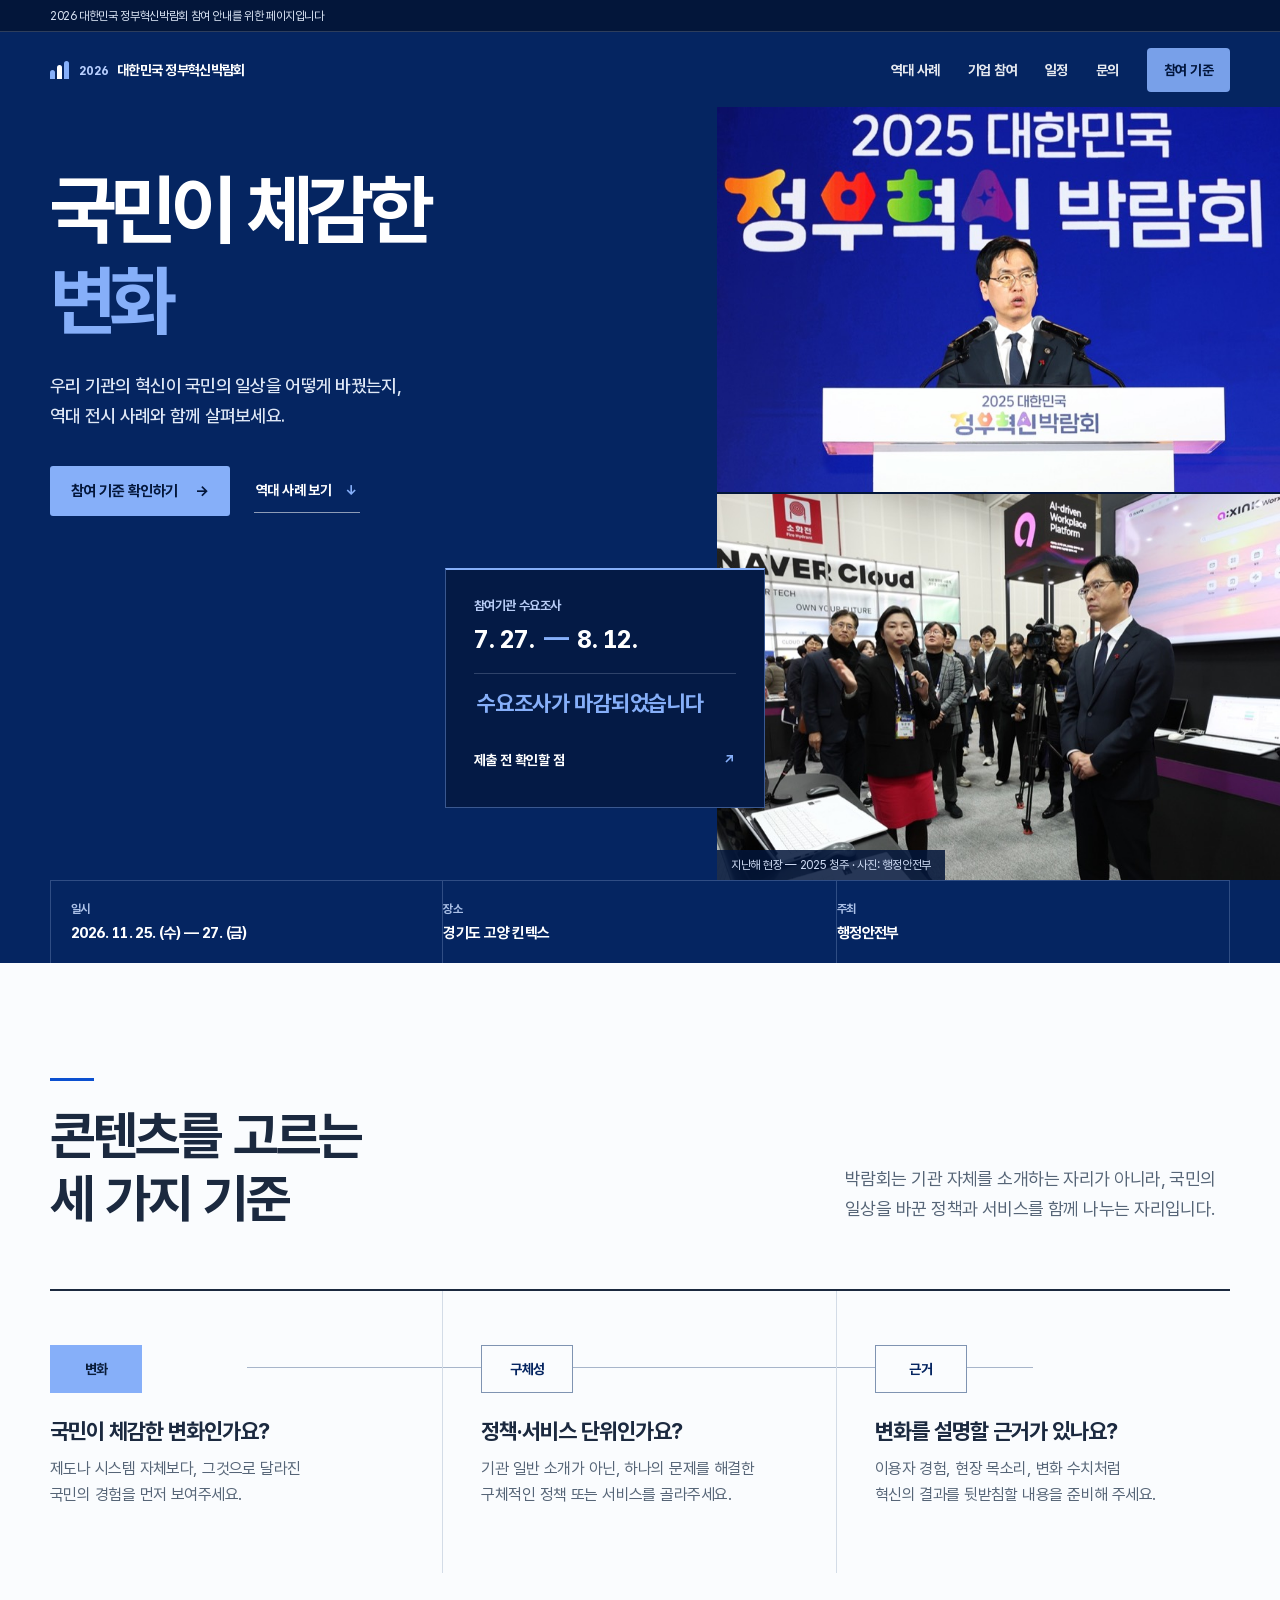
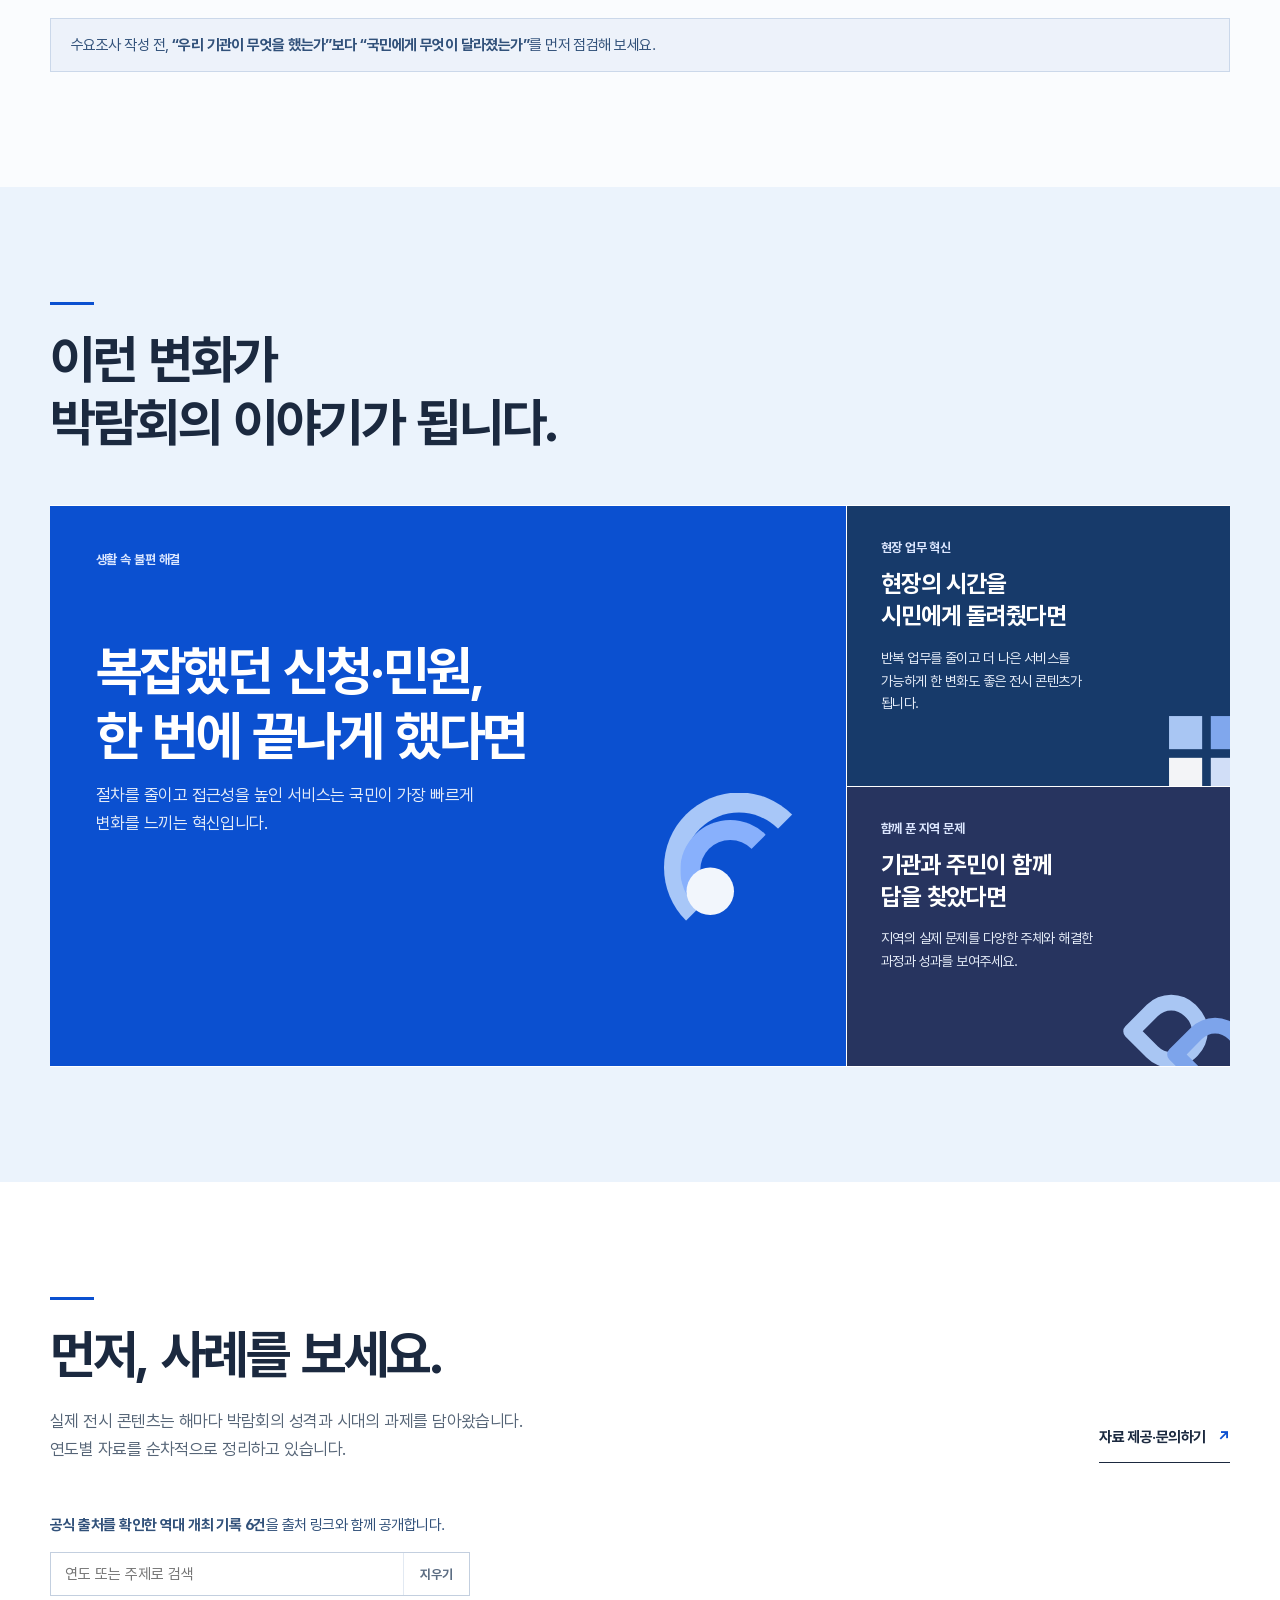
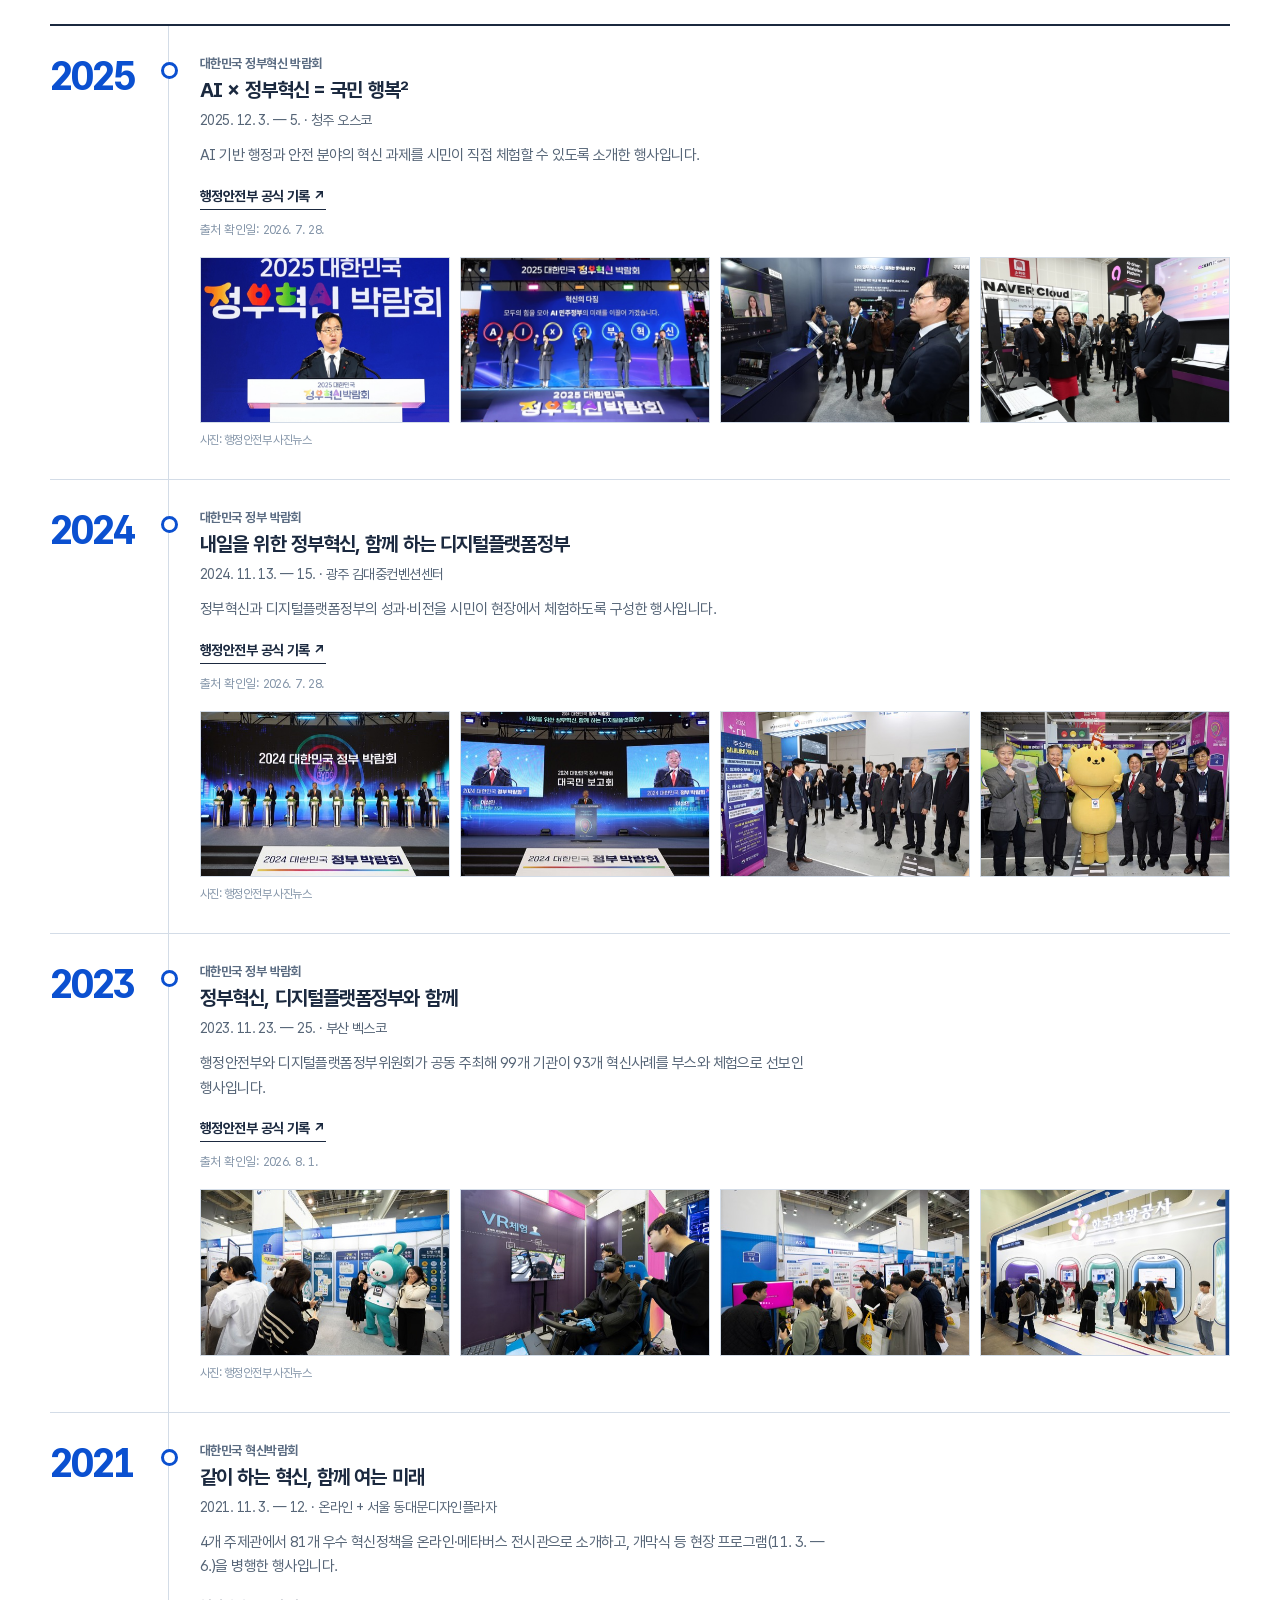
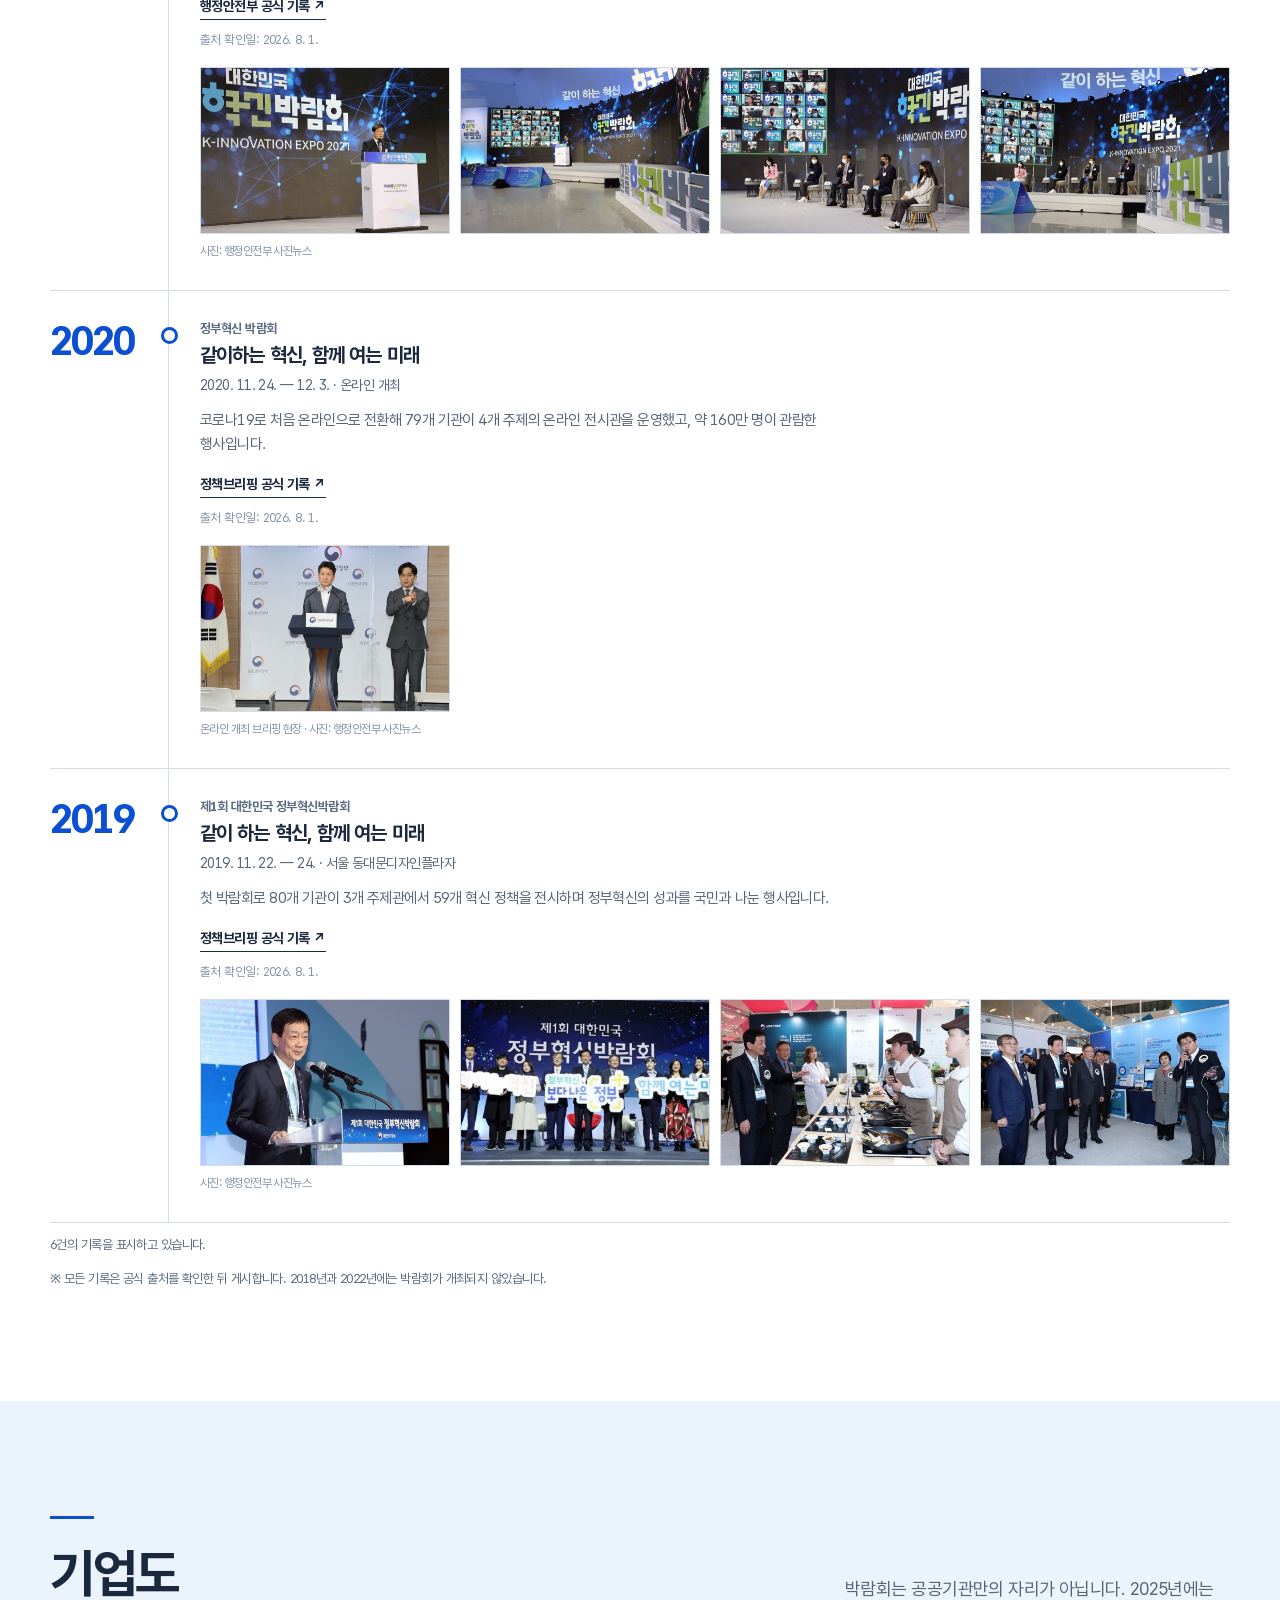
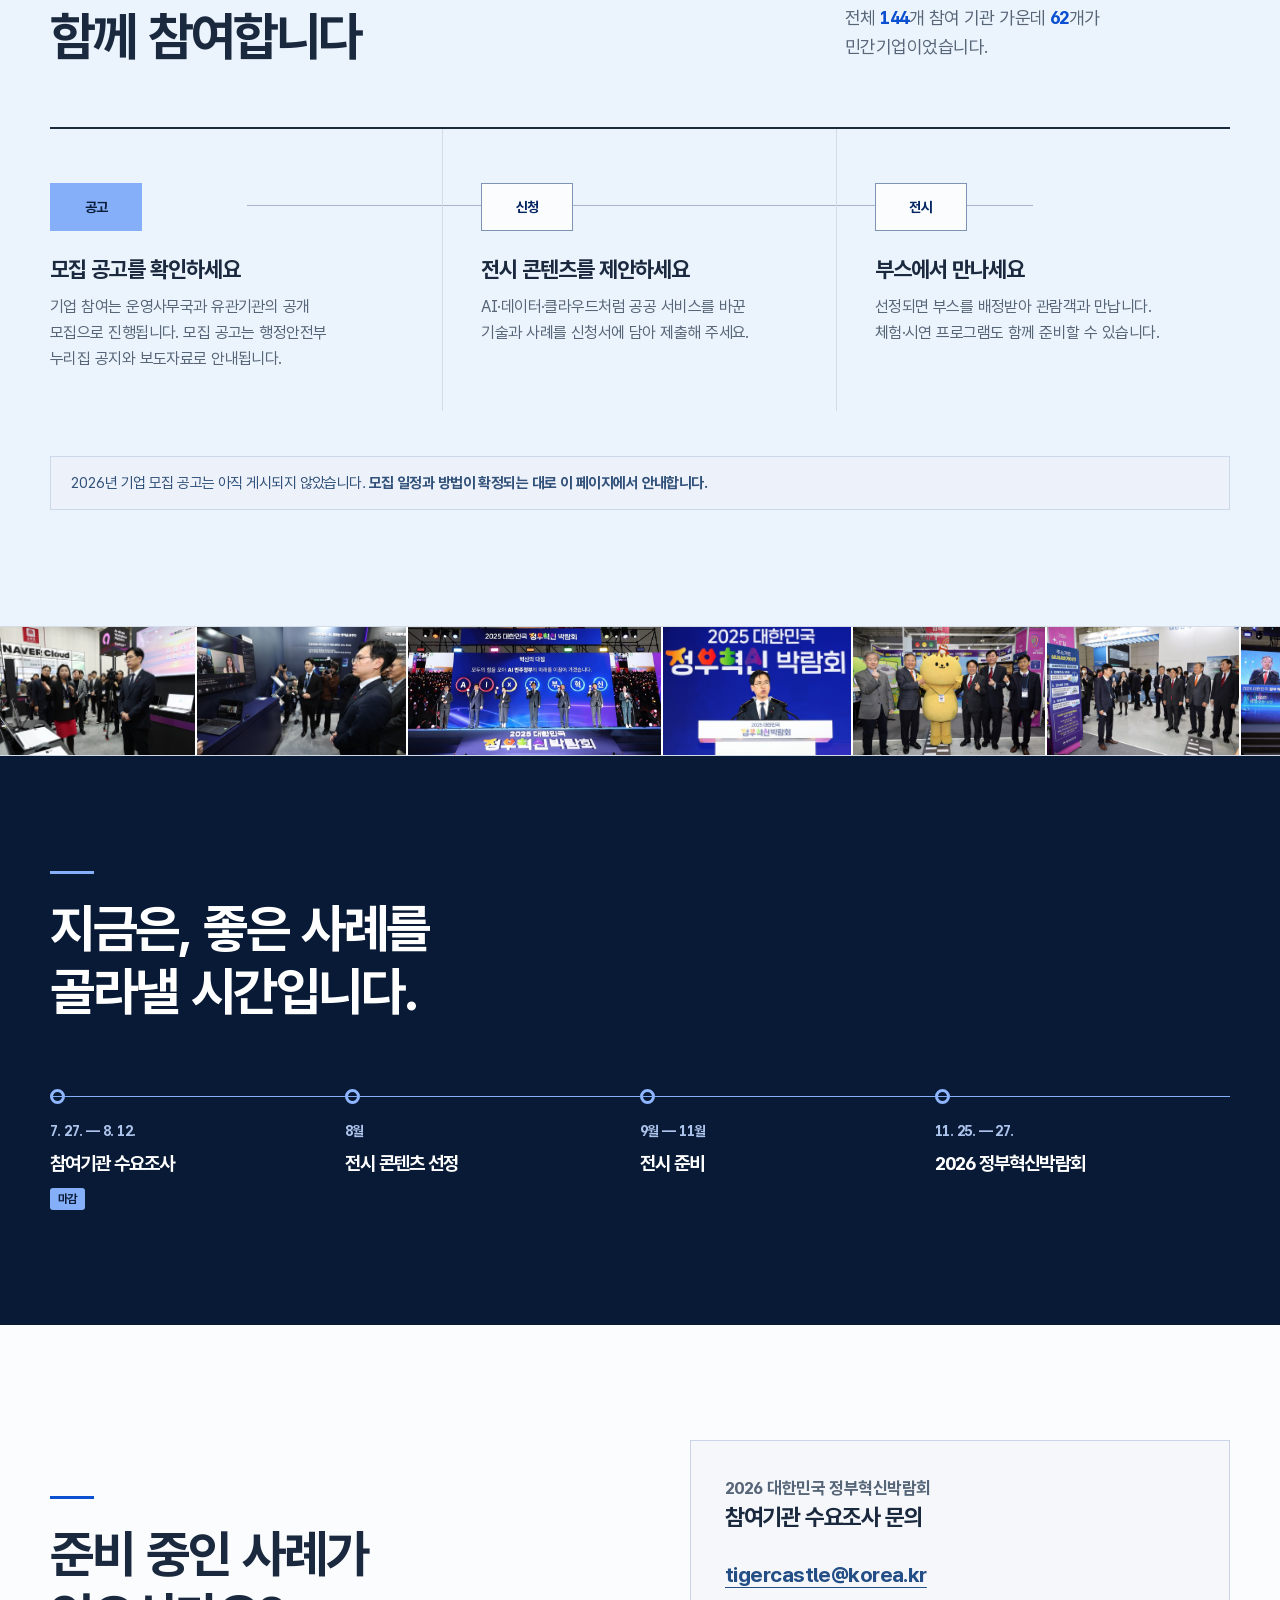
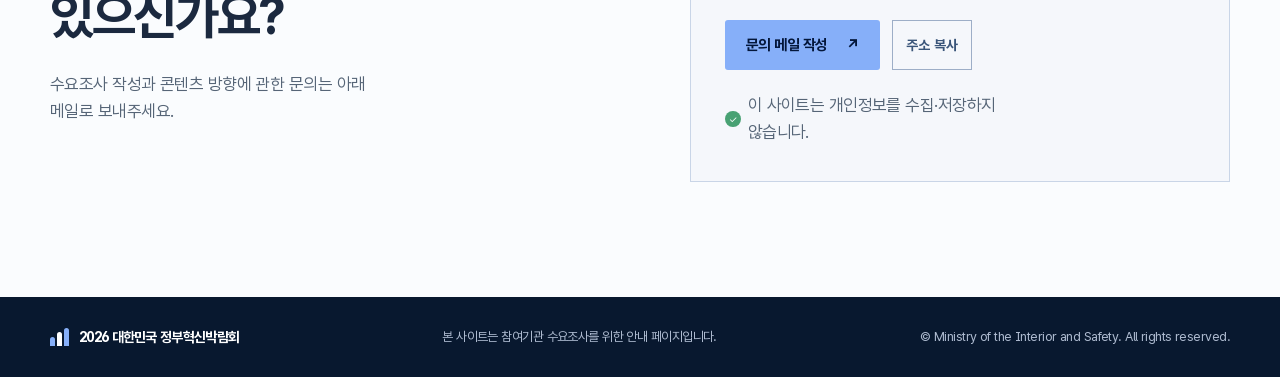
<file: index.html>
<!DOCTYPE html>
<html lang="ko">
  <head>
    <meta charset="UTF-8">
    <meta name="viewport" content="width=device-width, initial-scale=1.0">
    <meta name="description" content="2026 대한민국 정부혁신박람회 참여기관 수요조사, 전시 콘텐츠 기준, 기업 참여 방법, 역대 박람회 공식 기록을 안내합니다.">
    <meta name="theme-color" content="#052561">
    <title>2026 대한민국 정부혁신박람회 | 참여 안내</title>
    <link rel="canonical" href="https://hosungseo.github.io/government-innovation-expo-archive/">
    <meta property="og:type" content="website">
    <meta property="og:locale" content="ko_KR">
    <meta property="og:site_name" content="2026 대한민국 정부혁신박람회">
    <meta property="og:title" content="2026 대한민국 정부혁신박람회 | 참여 안내">
    <meta property="og:description" content="참여기관 수요조사, 기업 참여 방법, 역대 박람회 공식 기록을 한곳에서 확인하세요.">
    <meta property="og:url" content="https://hosungseo.github.io/government-innovation-expo-archive/">
    <meta name="twitter:card" content="summary">
    <meta name="twitter:title" content="2026 대한민국 정부혁신박람회 | 참여 안내">
    <meta name="twitter:description" content="참여기관 수요조사, 기업 참여 방법, 역대 박람회 공식 기록을 한곳에서 확인하세요.">
    <link rel="icon" href="favicon.svg" type="image/svg+xml">
    <link rel="stylesheet" href="tokens.css?v=20260802f">
    <link rel="stylesheet" href="styles.css?v=20260802f">
  </head>
  <body>
    <a class="skip-link" href="#main">본문으로 바로가기</a>
    <div class="scroll-progress" aria-hidden="true"><span></span></div>

    <header class="site-header">
      <div class="gov-masthead">
        <div class="container">2026 대한민국 정부혁신박람회 참여 안내를 위한 페이지입니다</div>
      </div>
      <div class="header-inner container">
        <a class="brand" href="#top" aria-label="2026 대한민국 정부혁신박람회 홈">
          <span class="brand-mark" aria-hidden="true"><i></i><i></i><i></i></span>
          <span class="brand-text"><b>2026</b><strong>대한민국 정부혁신박람회</strong></span>
        </a>
        <button class="menu-button" type="button" aria-expanded="false" aria-controls="site-nav">
          <span class="sr-only">메뉴 열기</span><span></span><span></span><span></span>
        </button>
        <nav class="site-nav" id="site-nav" aria-label="주요 메뉴">
          <a href="#archive">역대 사례</a>
          <a href="#participate">기업 참여</a>
          <a href="#schedule">일정</a>
          <a href="#contact">문의</a>
          <a class="nav-cta" href="#guide">참여 기준</a>
        </nav>
      </div>
    </header>

    <main id="main">
      <section class="hero" id="top" aria-labelledby="hero-title">
        <div class="hero-inner">
          <div class="hero-copy">
            <h1 id="hero-title"><span>국민이 체감한</span><em>변화</em></h1>
            <p class="hero-description">우리 기관의 혁신이 국민의 일상을 어떻게 바꿨는지,<br class="desktop-only"> 역대 전시 사례와 함께 살펴보세요.</p>
            <div class="hero-actions">
              <a class="button button-primary" href="#guide">참여 기준 확인하기 <span aria-hidden="true">→</span></a>
              <a class="hero-text-link" href="#archive">역대 사례 보기 <span aria-hidden="true">↓</span></a>
            </div>
          </div>
          <aside class="deadline-card" aria-label="수요조사 일정" data-deadline-start="2026-07-27" data-deadline-end="2026-08-12">
            <p class="deadline-label">참여기관 수요조사</p>
            <p class="deadline-date"><time datetime="2026-07-27">7. 27.</time> <span>—</span> <time datetime="2026-08-12">8. 12.</time></p>
            <div class="deadline-rule"></div>
            <p class="deadline-left" id="deadline-text" aria-live="polite">마감일까지 <strong>15일</strong></p>
            <a href="#guide">제출 전 확인할 점 <span aria-hidden="true">↗</span></a>
          </aside>
        </div>
        <figure class="hero-media">
          <img src="photos/expo-2025-1.jpg" width="800" height="547" alt="2025 대한민국 정부혁신 박람회 개막식 연단" decoding="async" fetchpriority="high">
          <img src="photos/expo-2025-4.jpg" width="800" height="525" alt="기업 부스를 참관하는 참석자들" decoding="async">
          <figcaption>지난해 현장 — 2025 청주 · 사진: 행정안전부</figcaption>
        </figure>
        <div class="hero-bottom container" role="group" aria-label="행사 개요">
          <div><span>일시</span><strong>2026. 11. 25. (수) — 27. (금)</strong></div>
          <div><span>장소</span><strong>경기도 고양 킨텍스</strong></div>
          <div><span>주최</span><strong>행정안전부</strong></div>
        </div>
      </section>

      <section class="fit-check section" id="guide" aria-labelledby="fit-title">
        <div class="container">
          <div class="section-heading split-heading">
            <div class="title-lockup">
              <h2 id="fit-title">콘텐츠를 고르는<br>세 가지 기준</h2>
            </div>
            <p>박람회는 기관 자체를 소개하는 자리가 아니라, 국민의 일상을 바꾼 정책과 서비스를 함께 나누는 자리입니다.</p>
          </div>
          <ol class="fit-list">
            <li class="reveal">
              <span class="fit-label">변화</span>
              <h3>국민이 체감한 변화인가요?</h3>
              <p>제도나 시스템 자체보다, 그것으로 달라진 국민의 경험을 먼저 보여주세요.</p>
            </li>
            <li class="reveal">
              <span class="fit-label">구체성</span>
              <h3>정책·서비스 단위인가요?</h3>
              <p>기관 일반 소개가 아닌, 하나의 문제를 해결한 구체적인 정책 또는 서비스를 골라주세요.</p>
            </li>
            <li class="reveal">
              <span class="fit-label">근거</span>
              <h3>변화를 설명할 근거가 있나요?</h3>
              <p>이용자 경험, 현장 목소리, 변화 수치처럼 혁신의 결과를 뒷받침할 내용을 준비해 주세요.</p>
            </li>
          </ol>
          <div class="guide-note"><p>수요조사 작성 전, <strong>“우리 기관이 무엇을 했는가”보다 “국민에게 무엇이 달라졌는가”</strong>를 먼저 점검해 보세요.</p></div>
        </div>
      </section>

      <section class="examples section section-tint" id="examples" aria-labelledby="example-title">
        <div class="container">
          <div class="section-heading">
            <div class="title-lockup">
              <h2 id="example-title">이런 변화가<br>박람회의 이야기가 됩니다.</h2>
            </div>
          </div>
          <div class="example-grid">
            <article class="example-card card-a reveal">
              <p class="card-index">생활 속 불편 해결</p>
              <h3>복잡했던 신청·민원,<br>한 번에 끝나게 했다면</h3>
              <p>절차를 줄이고 접근성을 높인 서비스는 국민이 가장 빠르게 변화를 느끼는 혁신입니다.</p>
              <div class="card-symbol symbol-path" aria-hidden="true"><i></i><i></i><i></i></div>
            </article>
            <article class="example-card card-b reveal">
              <p class="card-index">현장 업무 혁신</p>
              <h3>현장의 시간을<br>시민에게 돌려줬다면</h3>
              <p>반복 업무를 줄이고 더 나은 서비스를 가능하게 한 변화도 좋은 전시 콘텐츠가 됩니다.</p>
              <div class="card-symbol symbol-blocks" aria-hidden="true"><i></i><i></i><i></i><i></i></div>
            </article>
            <article class="example-card card-c reveal">
              <p class="card-index">함께 푼 지역 문제</p>
              <h3>기관과 주민이 함께<br>답을 찾았다면</h3>
              <p>지역의 실제 문제를 다양한 주체와 해결한 과정과 성과를 보여주세요.</p>
              <div class="card-symbol symbol-link" aria-hidden="true"><i></i><i></i></div>
            </article>
          </div>
        </div>
      </section>

      <section class="archive section" id="archive" aria-labelledby="archive-title">
        <div class="container">
          <div class="archive-top">
            <div class="section-heading">
              <div class="title-lockup">
                <div>
                  <h2 id="archive-title">먼저, 사례를 보세요.</h2>
                  <p class="archive-intro">실제 전시 콘텐츠는 해마다 박람회의 성격과 시대의 과제를 담아왔습니다. 연도별 자료를 순차적으로 정리하고 있습니다.</p>
                </div>
              </div>
            </div>
            <a class="text-link" href="#contact">자료 제공·문의하기 <span aria-hidden="true">↗</span></a>
          </div>
          <div class="archive-tools">
            <p class="archive-source-note" id="archive-source-note"><strong>공식 출처를 확인한 역대 개최 기록 6건</strong>을 출처 링크와 함께 공개합니다.</p>
            <form class="archive-controls" id="archive-controls" role="search" hidden>
              <label class="sr-only" for="archive-search">연도 또는 주제로 기록 검색</label>
              <div class="archive-search-field">
                <input id="archive-search" type="search" placeholder="연도 또는 주제로 검색" autocomplete="off" aria-describedby="archive-source-note archive-results">
                <button class="archive-clear" id="archive-clear" type="button">지우기</button>
              </div>
            </form>
          </div>
          <ul class="archive-list archive-records" id="archive-list" aria-describedby="archive-source-note archive-results">
            <li class="archive-record reveal" data-archive-record data-status="verified" data-search="2025 대한민국 정부혁신 박람회 ai 정부혁신 국민 행복 청주 오스코">
              <article>
                <div class="archive-record-head"><time class="archive-year" datetime="2025">2025</time></div>
                <div class="archive-content"><p>대한민국 정부혁신 박람회</p><h3>AI × 정부혁신 = 국민 행복²</h3></div>
                <p class="archive-meta"><time datetime="2025-12-03">2025. 12. 3.</time> — <time datetime="2025-12-05">5.</time> · 청주 오스코</p>
                <p class="archive-summary">AI 기반 행정과 안전 분야의 혁신 과제를 시민이 직접 체험할 수 있도록 소개한 행사입니다.</p>
                <p class="archive-record-actions"><a class="archive-source-link" href="https://www.mois.go.kr/video/bbs/type019/commonSelectBoardArticle.do?bbsId=BBSMSTR_000000000255&amp;nttId=122230&amp;searchCode1=A06" target="_blank" rel="noopener">행정안전부 공식 기록 <span aria-hidden="true">↗</span><span class="sr-only">(새 창)</span></a></p>
                <p class="archive-verified">출처 확인일: 2026. 7. 28.</p>
                <figure class="archive-photos">
                  <div class="archive-photo-row">
                    <img src="photos/expo-2025-1.jpg" width="800" height="547" alt="2025 대한민국 정부혁신박람회 개막식 연단" loading="lazy" decoding="async">
                    <img src="photos/expo-2025-2.jpg" width="800" height="404" alt="AI×정부혁신 개막 세레모니 무대" loading="lazy" decoding="async">
                    <img src="photos/expo-2025-3.jpg" width="480" height="294" alt="전시 부스를 둘러보는 관람객" loading="lazy" decoding="async">
                    <img src="photos/expo-2025-4.jpg" width="800" height="525" alt="기업 부스를 참관하는 참석자들" loading="lazy" decoding="async">
                  </div>
                  <figcaption>사진: <a href="https://www.mois.go.kr/frt/bbs/type002/commonSelectBoardArticle.do?bbsId=BBSMSTR_000000000010&amp;nttId=122169" target="_blank" rel="noopener">행정안전부 사진뉴스</a><span class="sr-only">(새 창)</span></figcaption>
                </figure>
              </article>
            </li>
            <li class="archive-record reveal" data-archive-record data-status="verified" data-search="2024 대한민국 정부 박람회 내일을 위한 정부혁신 디지털플랫폼정부 광주 김대중컨벤션센터">
              <article>
                <div class="archive-record-head"><time class="archive-year" datetime="2024">2024</time></div>
                <div class="archive-content"><p>대한민국 정부 박람회</p><h3>내일을 위한 정부혁신, 함께 하는 디지털플랫폼정부</h3></div>
                <p class="archive-meta"><time datetime="2024-11-13">2024. 11. 13.</time> — <time datetime="2024-11-15">15.</time> · 광주 김대중컨벤션센터</p>
                <p class="archive-summary">정부혁신과 디지털플랫폼정부의 성과·비전을 시민이 현장에서 체험하도록 구성한 행사입니다.</p>
                <p class="archive-record-actions"><a class="archive-source-link" href="https://www.mois.go.kr/frt/bbs/type002/commonSelectBoardArticle.do?bbsId=BBSMSTR_000000000010&amp;nttId=113831" target="_blank" rel="noopener">행정안전부 공식 기록 <span aria-hidden="true">↗</span><span class="sr-only">(새 창)</span></a></p>
                <p class="archive-verified">출처 확인일: 2026. 7. 28.</p>
                <figure class="archive-photos">
                  <div class="archive-photo-row">
                    <img src="photos/expo-2024-1.jpg" width="480" height="320" alt="2024 대한민국 정부 박람회 개막 세레모니" loading="lazy" decoding="async">
                    <img src="photos/expo-2024-2.jpg" width="480" height="320" alt="대국민 보고회 현장" loading="lazy" decoding="async">
                    <img src="photos/expo-2024-3.jpg" width="480" height="320" alt="전시 부스 참관" loading="lazy" decoding="async">
                    <img src="photos/expo-2024-4.jpg" width="480" height="320" alt="마스코트와 함께한 부스 현장" loading="lazy" decoding="async">
                  </div>
                  <figcaption>사진: <a href="https://www.mois.go.kr/frt/bbs/type002/commonSelectBoardArticle.do?bbsId=BBSMSTR_000000000010&amp;nttId=113831" target="_blank" rel="noopener">행정안전부 사진뉴스</a><span class="sr-only">(새 창)</span></figcaption>
                </figure>
              </article>
            </li>
            <li class="archive-record reveal" data-archive-record data-status="verified" data-search="2023 대한민국 정부 박람회 정부혁신 디지털플랫폼정부 부산 벡스코">
              <article>
                <div class="archive-record-head"><time class="archive-year" datetime="2023">2023</time></div>
                <div class="archive-content"><p>대한민국 정부 박람회</p><h3>정부혁신, 디지털플랫폼정부와 함께</h3></div>
                <p class="archive-meta"><time datetime="2023-11-23">2023. 11. 23.</time> — <time datetime="2023-11-25">25.</time> · 부산 벡스코</p>
                <p class="archive-summary">행정안전부와 디지털플랫폼정부위원회가 공동 주최해 99개 기관이 93개 혁신사례를 부스와 체험으로 선보인 행사입니다.</p>
                <p class="archive-record-actions"><a class="archive-source-link" href="https://www.mois.go.kr/frt/bbs/type010/commonSelectBoardArticle.do?bbsId=BBSMSTR_000000000008&amp;nttId=105123" target="_blank" rel="noopener">행정안전부 공식 기록 <span aria-hidden="true">↗</span><span class="sr-only">(새 창)</span></a></p>
                <p class="archive-verified">출처 확인일: 2026. 8. 1.</p>
                <figure class="archive-photos">
                  <div class="archive-photo-row">
                    <img src="photos/expo-2023-1.jpg" width="480" height="319" alt="전시 부스와 마스코트를 둘러보는 관람객" loading="lazy" decoding="async">
                    <img src="photos/expo-2023-2.jpg" width="480" height="319" alt="VR 체험 부스" loading="lazy" decoding="async">
                    <img src="photos/expo-2023-3.jpg" width="480" height="319" alt="전시 부스를 관람하는 시민들" loading="lazy" decoding="async">
                    <img src="photos/expo-2023-4.jpg" width="480" height="319" alt="기관 홍보관 전경" loading="lazy" decoding="async">
                  </div>
                  <figcaption>사진: <a href="https://www.mois.go.kr/frt/bbs/type002/commonSelectBoardArticle.do?bbsId=BBSMSTR_000000000010&amp;nttId=105183" target="_blank" rel="noopener">행정안전부 사진뉴스</a><span class="sr-only">(새 창)</span></figcaption>
                </figure>
              </article>
            </li>
            <li class="archive-record reveal" data-archive-record data-status="verified" data-search="2021 대한민국 혁신박람회 같이 하는 혁신 함께 여는 미래 온라인 메타버스 동대문디자인플라자 ddp">
              <article>
                <div class="archive-record-head"><time class="archive-year" datetime="2021">2021</time></div>
                <div class="archive-content"><p>대한민국 혁신박람회</p><h3>같이 하는 혁신, 함께 여는 미래</h3></div>
                <p class="archive-meta"><time datetime="2021-11-03">2021. 11. 3.</time> — <time datetime="2021-11-12">12.</time> · 온라인 + 서울 동대문디자인플라자</p>
                <p class="archive-summary">4개 주제관에서 81개 우수 혁신정책을 온라인·메타버스 전시관으로 소개하고, 개막식 등 현장 프로그램(11. 3. — 6.)을 병행한 행사입니다.</p>
                <p class="archive-record-actions"><a class="archive-source-link" href="https://www.mois.go.kr/frt/bbs/type010/commonSelectBoardArticle.do?bbsId=BBSMSTR_000000000008&amp;nttId=88253" target="_blank" rel="noopener">행정안전부 공식 기록 <span aria-hidden="true">↗</span><span class="sr-only">(새 창)</span></a></p>
                <p class="archive-verified">출처 확인일: 2026. 8. 1.</p>
                <figure class="archive-photos">
                  <div class="archive-photo-row">
                    <img src="photos/expo-2021-1.jpg" width="480" height="320" alt="K-INNOVATION EXPO 2021 무대" loading="lazy" decoding="async">
                    <img src="photos/expo-2021-2.jpg" width="480" height="320" alt="개막식 무대 전경" loading="lazy" decoding="async">
                    <img src="photos/expo-2021-3.jpg" width="480" height="320" alt="현장 토크 무대" loading="lazy" decoding="async">
                    <img src="photos/expo-2021-4.jpg" width="480" height="320" alt="행사장 슬로건 무대" loading="lazy" decoding="async">
                  </div>
                  <figcaption>사진: <a href="https://www.mois.go.kr/frt/bbs/type002/commonSelectBoardArticle.do?bbsId=BBSMSTR_000000000010&amp;nttId=88315" target="_blank" rel="noopener">행정안전부 사진뉴스</a><span class="sr-only">(새 창)</span></figcaption>
                </figure>
              </article>
            </li>
            <li class="archive-record reveal" data-archive-record data-status="verified" data-search="2020 정부혁신 박람회 같이하는 혁신 함께 여는 미래 온라인 비대면">
              <article>
                <div class="archive-record-head"><time class="archive-year" datetime="2020">2020</time></div>
                <div class="archive-content"><p>정부혁신 박람회</p><h3>같이하는 혁신, 함께 여는 미래</h3></div>
                <p class="archive-meta"><time datetime="2020-11-24">2020. 11. 24.</time> — <time datetime="2020-12-03">12. 3.</time> · 온라인 개최</p>
                <p class="archive-summary">코로나19로 처음 온라인으로 전환해 79개 기관이 4개 주제의 온라인 전시관을 운영했고, 약 160만 명이 관람한 행사입니다.</p>
                <p class="archive-record-actions"><a class="archive-source-link" href="https://www.korea.kr/news/policyNewsView.do?newsId=156422516" target="_blank" rel="noopener">정책브리핑 공식 기록 <span aria-hidden="true">↗</span><span class="sr-only">(새 창)</span></a></p>
                <p class="archive-verified">출처 확인일: 2026. 8. 1.</p>
                <figure class="archive-photos">
                  <div class="archive-photo-row">
                    <img src="photos/expo-2020-1.jpg" width="480" height="383" alt="2020 정부혁신 박람회 온라인 개최 브리핑" loading="lazy" decoding="async">
                  </div>
                  <figcaption>온라인 개최 브리핑 현장 · 사진: <a href="https://www.mois.go.kr/frt/bbs/type002/commonSelectBoardArticle.do?bbsId=BBSMSTR_000000000010&amp;nttId=81318" target="_blank" rel="noopener">행정안전부 사진뉴스</a><span class="sr-only">(새 창)</span></figcaption>
                </figure>
              </article>
            </li>
            <li class="archive-record reveal" data-archive-record data-status="verified" data-search="2019 제1회 대한민국 정부혁신박람회 같이 하는 혁신 함께 여는 미래 서울 동대문디자인플라자 ddp">
              <article>
                <div class="archive-record-head"><time class="archive-year" datetime="2019">2019</time></div>
                <div class="archive-content"><p>제1회 대한민국 정부혁신박람회</p><h3>같이 하는 혁신, 함께 여는 미래</h3></div>
                <p class="archive-meta"><time datetime="2019-11-22">2019. 11. 22.</time> — <time datetime="2019-11-24">24.</time> · 서울 동대문디자인플라자</p>
                <p class="archive-summary">첫 박람회로 80개 기관이 3개 주제관에서 59개 혁신 정책을 전시하며 정부혁신의 성과를 국민과 나눈 행사입니다.</p>
                <p class="archive-record-actions"><a class="archive-source-link" href="https://www.korea.kr/news/pressReleaseView.do?newsId=156362312" target="_blank" rel="noopener">정책브리핑 공식 기록 <span aria-hidden="true">↗</span><span class="sr-only">(새 창)</span></a></p>
                <p class="archive-verified">출처 확인일: 2026. 8. 1.</p>
                <figure class="archive-photos">
                  <div class="archive-photo-row">
                    <img src="photos/expo-2019-1.jpg" width="480" height="320" alt="제1회 대한민국 정부혁신박람회 개회사" loading="lazy" decoding="async">
                    <img src="photos/expo-2019-2.jpg" width="480" height="266" alt="개막 기념 행사" loading="lazy" decoding="async">
                    <img src="photos/expo-2019-3.jpg" width="480" height="320" alt="부스 시연을 참관하는 내빈" loading="lazy" decoding="async">
                    <img src="photos/expo-2019-4.jpg" width="480" height="320" alt="전시장을 둘러보는 관람객" loading="lazy" decoding="async">
                  </div>
                  <figcaption>사진: <a href="https://www.mois.go.kr/frt/bbs/type002/commonSelectBoardArticle.do?bbsId=BBSMSTR_000000000010&amp;nttId=74215" target="_blank" rel="noopener">행정안전부 사진뉴스</a><span class="sr-only">(새 창)</span></figcaption>
                </figure>
              </article>
            </li>
            <li class="archive-empty" id="archive-empty" hidden>검색 조건에 맞는 기록이 없습니다. 다른 연도 또는 주제로 다시 찾아보세요.</li>
          </ul>
          <p class="archive-results" id="archive-results" role="status" aria-live="polite">전체 기록 6건을 표시하고 있습니다.</p>
          <p class="archive-caption">※ 모든 기록은 공식 출처를 확인한 뒤 게시합니다. 2018년과 2022년에는 박람회가 개최되지 않았습니다.</p>
        </div>
      </section>

      <section class="participate section section-tint" id="participate" aria-labelledby="participate-title">
        <div class="container">
          <div class="section-heading split-heading">
            <div class="title-lockup">
              <h2 id="participate-title">기업도<br>함께 참여합니다</h2>
            </div>
            <p>박람회는 공공기관만의 자리가 아닙니다. 2025년에는 전체 <strong class="tick" data-tick="157">157</strong>개 참여 기관 가운데 <strong class="tick" data-tick="68">68</strong>개가 민간기업이었습니다.</p>
          </div>
          <ol class="fit-list">
            <li class="reveal">
              <span class="fit-label">공고</span>
              <h3>모집 공고를 확인하세요</h3>
              <p>기업 참여는 운영사무국과 유관기관의 공개 모집으로 진행됩니다. 모집 공고는 행정안전부 누리집 공지와 보도자료로 안내됩니다.</p>
            </li>
            <li class="reveal">
              <span class="fit-label">신청</span>
              <h3>전시 콘텐츠를 제안하세요</h3>
              <p>AI·데이터·클라우드처럼 공공 서비스를 바꾼 기술과 사례를 신청서에 담아 제출해 주세요.</p>
            </li>
            <li class="reveal">
              <span class="fit-label">전시</span>
              <h3>부스에서 만나세요</h3>
              <p>선정되면 부스를 배정받아 관람객과 만납니다. 체험·시연 프로그램도 함께 준비할 수 있습니다.</p>
            </li>
          </ol>
          <div class="guide-note"><p>2026년 기업 모집 공고는 아직 게시되지 않았습니다. <strong>모집 일정과 방법이 확정되는 대로 이 페이지에서 안내합니다.</strong></p></div>
        </div>
      </section>


      <div class="photo-marquee" aria-hidden="true">
        <div class="marquee-track"><img src="photos/expo-2025-4.jpg" alt="" loading="lazy" decoding="async"><img src="photos/expo-2025-3.jpg" alt="" loading="lazy" decoding="async"><img src="photos/expo-2025-2.jpg" alt="" loading="lazy" decoding="async"><img src="photos/expo-2025-1.jpg" alt="" loading="lazy" decoding="async"><img src="photos/expo-2024-4.jpg" alt="" loading="lazy" decoding="async"><img src="photos/expo-2024-3.jpg" alt="" loading="lazy" decoding="async"><img src="photos/expo-2024-2.jpg" alt="" loading="lazy" decoding="async"><img src="photos/expo-2024-1.jpg" alt="" loading="lazy" decoding="async"><img src="photos/expo-2023-4.jpg" alt="" loading="lazy" decoding="async"><img src="photos/expo-2023-3.jpg" alt="" loading="lazy" decoding="async"><img src="photos/expo-2023-2.jpg" alt="" loading="lazy" decoding="async"><img src="photos/expo-2023-1.jpg" alt="" loading="lazy" decoding="async"><img src="photos/expo-2021-4.jpg" alt="" loading="lazy" decoding="async"><img src="photos/expo-2021-3.jpg" alt="" loading="lazy" decoding="async"><img src="photos/expo-2021-2.jpg" alt="" loading="lazy" decoding="async"><img src="photos/expo-2021-1.jpg" alt="" loading="lazy" decoding="async"><img src="photos/expo-2020-1.jpg" alt="" loading="lazy" decoding="async"><img src="photos/expo-2019-4.jpg" alt="" loading="lazy" decoding="async"><img src="photos/expo-2019-3.jpg" alt="" loading="lazy" decoding="async"><img src="photos/expo-2019-2.jpg" alt="" loading="lazy" decoding="async"><img src="photos/expo-2019-1.jpg" alt="" loading="lazy" decoding="async"><img src="photos/expo-2025-4.jpg" alt="" loading="lazy" decoding="async"><img src="photos/expo-2025-3.jpg" alt="" loading="lazy" decoding="async"><img src="photos/expo-2025-2.jpg" alt="" loading="lazy" decoding="async"><img src="photos/expo-2025-1.jpg" alt="" loading="lazy" decoding="async"><img src="photos/expo-2024-4.jpg" alt="" loading="lazy" decoding="async"><img src="photos/expo-2024-3.jpg" alt="" loading="lazy" decoding="async"><img src="photos/expo-2024-2.jpg" alt="" loading="lazy" decoding="async"><img src="photos/expo-2024-1.jpg" alt="" loading="lazy" decoding="async"><img src="photos/expo-2023-4.jpg" alt="" loading="lazy" decoding="async"><img src="photos/expo-2023-3.jpg" alt="" loading="lazy" decoding="async"><img src="photos/expo-2023-2.jpg" alt="" loading="lazy" decoding="async"><img src="photos/expo-2023-1.jpg" alt="" loading="lazy" decoding="async"><img src="photos/expo-2021-4.jpg" alt="" loading="lazy" decoding="async"><img src="photos/expo-2021-3.jpg" alt="" loading="lazy" decoding="async"><img src="photos/expo-2021-2.jpg" alt="" loading="lazy" decoding="async"><img src="photos/expo-2021-1.jpg" alt="" loading="lazy" decoding="async"><img src="photos/expo-2020-1.jpg" alt="" loading="lazy" decoding="async"><img src="photos/expo-2019-4.jpg" alt="" loading="lazy" decoding="async"><img src="photos/expo-2019-3.jpg" alt="" loading="lazy" decoding="async"><img src="photos/expo-2019-2.jpg" alt="" loading="lazy" decoding="async"><img src="photos/expo-2019-1.jpg" alt="" loading="lazy" decoding="async"></div>
      </div>

      <section class="schedule section section-dark" id="schedule" aria-labelledby="schedule-title">
        <div class="container">
          <div class="schedule-intro">
            <div class="title-lockup title-lockup-inverse">
              <h2 id="schedule-title">지금은, 좋은 사례를<br>골라낼 시간입니다.</h2>
            </div>
          </div>
          <ol class="timeline">
            <li class="active" id="survey-timeline" data-survey-timeline><span class="timeline-dot"></span><p>7. 27. — 8. 12.</p><h3>참여기관 수요조사</h3><em id="survey-status" aria-live="polite">진행 중</em></li>
            <li><span class="timeline-dot"></span><p>8월</p><h3>전시 콘텐츠 선정</h3></li>
            <li><span class="timeline-dot"></span><p>9월 — 11월</p><h3>전시 준비</h3></li>
            <li><span class="timeline-dot"></span><p>11. 25. — 27.</p><h3>2026 정부혁신박람회</h3></li>
          </ol>
        </div>
      </section>

      <section class="contact section" id="contact" aria-labelledby="contact-title">
        <div class="container contact-inner">
          <div>
            <div class="title-lockup">
              <div>
                <h2 id="contact-title">준비 중인 사례가<br>있으신가요?</h2>
                <p>수요조사 작성과 콘텐츠 방향에 관한 문의는 아래 메일로 보내주세요.</p>
              </div>
            </div>
          </div>
          <div class="contact-card">
            <p>2026 대한민국 정부혁신박람회</p>
            <h3>참여기관 수요조사 문의</h3>
            <a class="contact-email" id="contact-email" href="#contact">메일 주소 불러오는 중</a>
            <div class="contact-actions">
              <a class="button button-primary" id="email-button" href="#contact">문의 메일 작성 <span aria-hidden="true">↗</span></a>
              <button class="copy-button" id="copy-email" type="button" aria-describedby="copy-status">주소 복사</button>
              <span class="sr-only" id="copy-status" aria-live="polite"></span>
            </div>
            <p class="privacy-note"><span aria-hidden="true">✓</span> 이 사이트는 개인정보를 수집·저장하지 않습니다.</p>
          </div>
        </div>
      </section>
    </main>

    <footer class="site-footer">
      <div class="container footer-inner">
        <div class="footer-brand"><span class="brand-mark" aria-hidden="true"><i></i><i></i><i></i></span><span>2026 대한민국 정부혁신박람회</span></div>
        <p>본 사이트는 참여기관 수요조사를 위한 안내 페이지입니다.</p>
        <p>© Ministry of the Interior and Safety. All rights reserved.</p>
      </div>
    </footer>
    <div class="mobile-cta" id="mobile-cta" hidden>
      <p id="mobile-cta-text">참여기관 수요조사</p>
      <a href="#guide">참여 기준 <span aria-hidden="true">→</span></a>
    </div>

    <script src="script.js?v=20260802f"></script>
  </body>
</html>
</file>
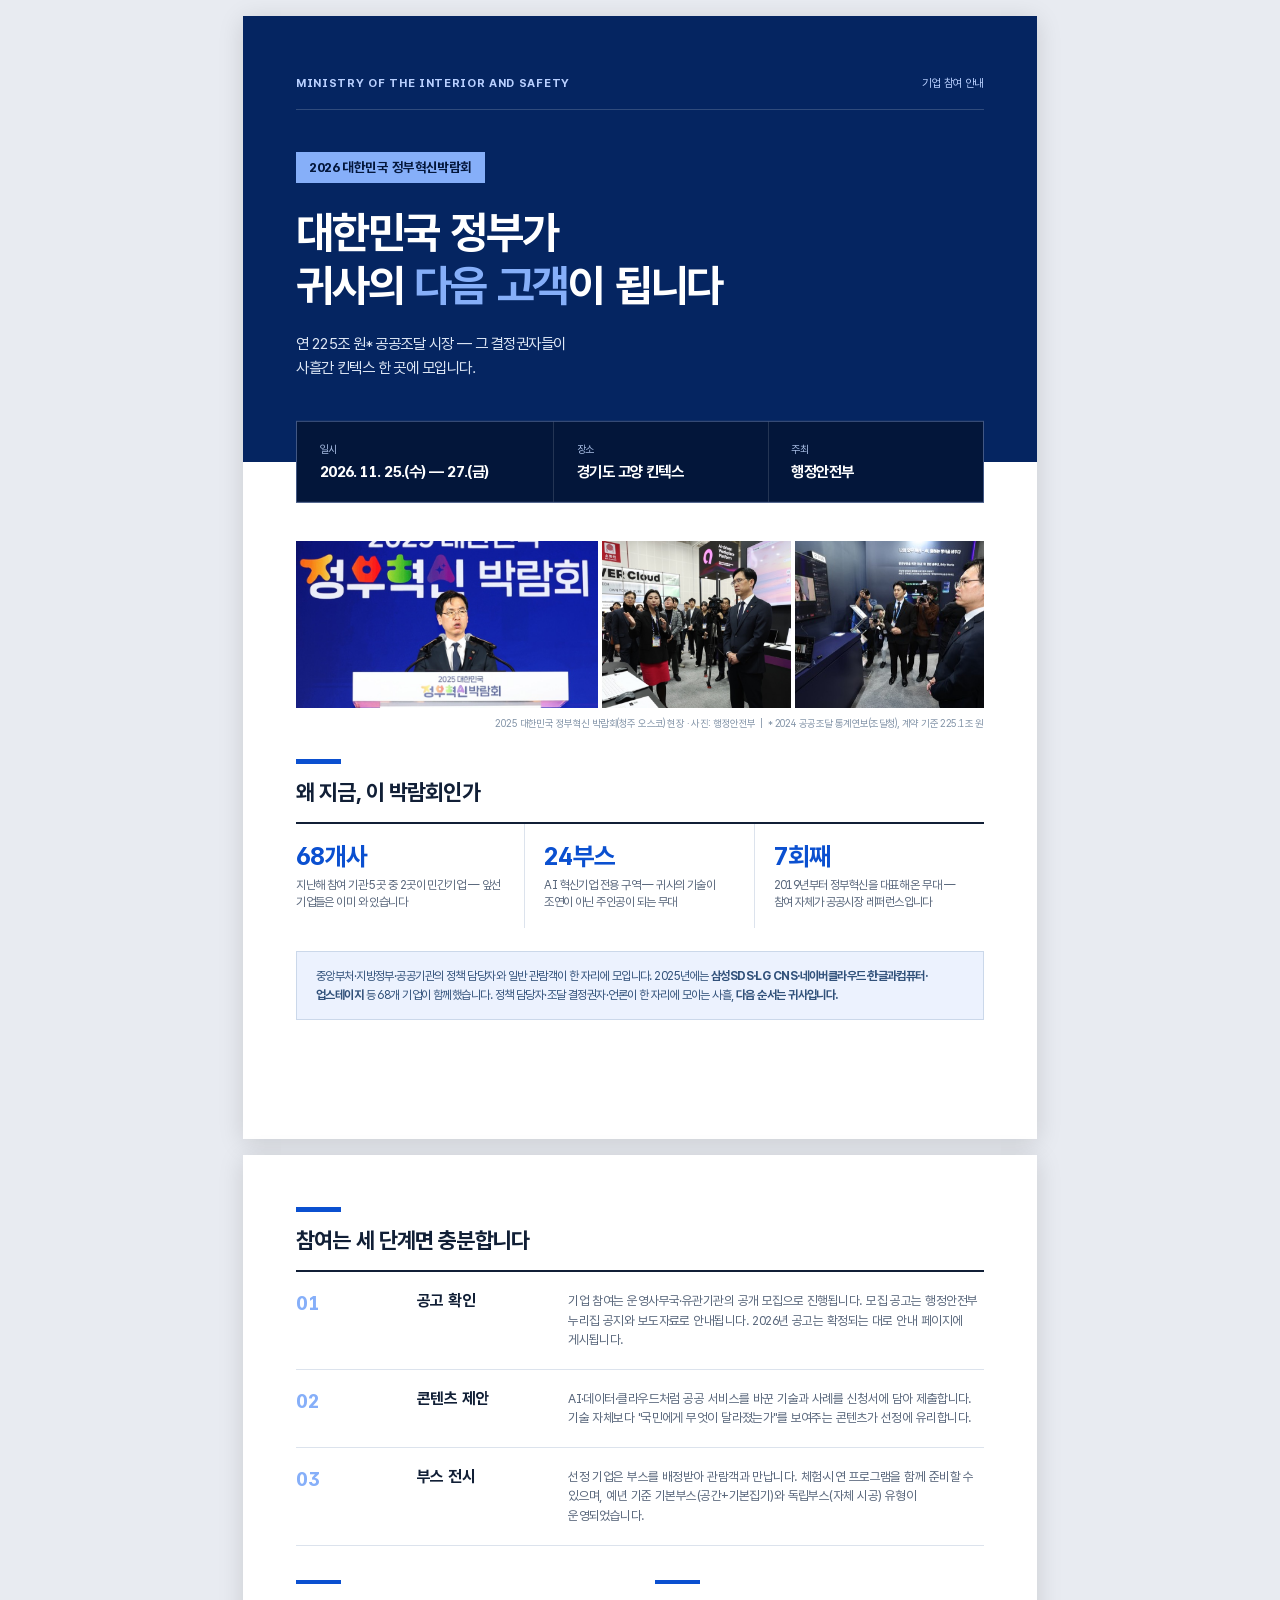
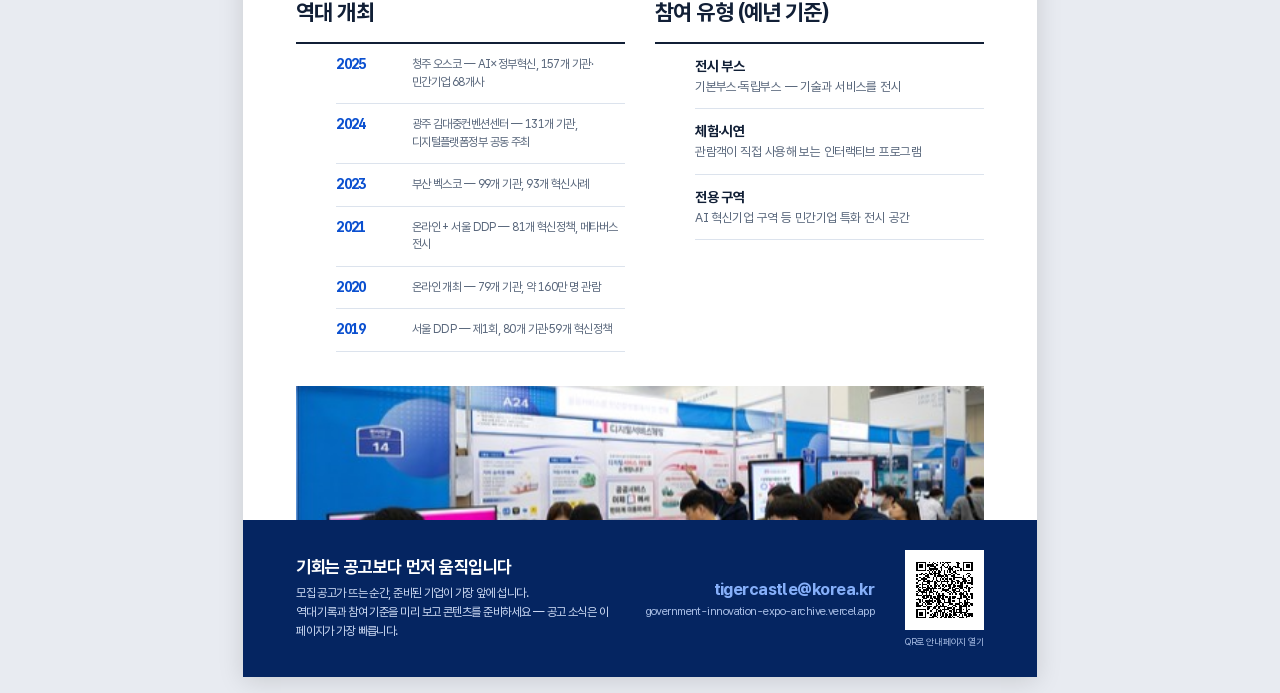
<file: brochure/brochure.html>
<!DOCTYPE html>
<html lang="ko">
<head>
<meta charset="UTF-8">
<title>2026 대한민국 정부혁신박람회 — 기업 참여 안내</title>
<style>
  @font-face { font-family: "Pretendard GOV"; src: url("../fonts/PretendardGOV-Regular.subset.woff2") format("woff2"); font-weight: 400; }
  @font-face { font-family: "Pretendard GOV"; src: url("../fonts/PretendardGOV-Medium.subset.woff2") format("woff2"); font-weight: 500; }
  @font-face { font-family: "Pretendard GOV"; src: url("../fonts/PretendardGOV-Bold.subset.woff2") format("woff2"); font-weight: 700; }

  :root {
    --navy-90: #03163a; --navy-80: #052561; --blue-60: #0b50d0;
    --sky-30: #86aff9; --sky-20: #b1cefb; --sky-5: #ecf2fe;
    --ink: #111f36; --muted: #58667b; --line: #dce3ed; --paper: #fff;
  }
  * { box-sizing: border-box; margin: 0; }
  html, body { background: #e8ebf1; }
  body { font-family: "Pretendard GOV", Pretendard, "Noto Sans KR", sans-serif; color: var(--ink); letter-spacing: -0.035em; word-break: keep-all; }
  @page { size: A4; margin: 0; }
  .page { position: relative; width: 210mm; height: 297mm; margin: 0 auto; background: var(--paper); overflow: hidden; page-break-after: always; }
  @media screen { .page { margin: 16px auto; box-shadow: 0 4px 24px #0002; } }

  /* ---------- PAGE 1 ---------- */
  .p1-hero { position: relative; height: 118mm; background: var(--navy-80); color: #fff; padding: 16mm 14mm 0; }
  .p1-masthead { display: flex; justify-content: space-between; align-items: center; font-size: 8.5pt; color: #b9d0ff; padding-bottom: 5mm; border-bottom: 1px solid #ffffff2c; }
  .p1-masthead b { letter-spacing: .06em; }
  .p1-title { margin-top: 11mm; }
  .p1-title .kicker { display: inline-block; padding: 2mm 3.5mm; background: var(--sky-30); color: #03163a; font-size: 10pt; font-weight: 700; }
  .p1-title h1 { margin-top: 6mm; font-size: 33pt; line-height: 1.22; font-weight: 700; letter-spacing: -.05em; }
  .p1-title h1 em { font-style: normal; color: var(--sky-30); }
  .p1-title p { margin-top: 5mm; font-size: 11.5pt; line-height: 1.6; color: #dfe8f6; }
  .p1-facts { position: absolute; left: 14mm; right: 14mm; bottom: 0; transform: translateY(50%); display: grid; grid-template-columns: 1.2fr 1fr 1fr; background: var(--navy-90); border: 1px solid #adc6ff5e; }
  .p1-facts div { padding: 5.5mm 6mm; border-right: 1px solid #ffffff22; }
  .p1-facts div:last-child { border-right: 0; }
  .p1-facts span { display: block; font-size: 8pt; color: #abc0e7; margin-bottom: 1.6mm; }
  .p1-facts strong { font-size: 11.5pt; color: #fff; font-variant-numeric: tabular-nums; }
  
  .p1-photos { display: grid; grid-template-columns: 1.6fr 1fr 1fr; gap: 1mm; padding: 21mm 14mm 0; }
  .p1-photos img { width: 100%; height: 44mm; object-fit: cover; display: block; }
  .p1-caption { padding: 2.5mm 14mm 0; font-size: 7.5pt; color: #8394a8; text-align: right; }
  .p1-why { padding: 8mm 14mm 0; }
  .rule { width: 12mm; height: 1.2mm; background: var(--blue-60); margin-bottom: 4mm; }
  .p1-why h2, .p2 h2 { font-size: 16.5pt; font-weight: 700; letter-spacing: -.04em; margin-bottom: 4.5mm; }
  .stats { display: grid; grid-template-columns: repeat(3, 1fr); border-top: 1.5pt solid var(--ink); }
  .stats div { padding: 4.5mm 5mm 4.5mm 0; border-right: 1px solid var(--line); }
  .stats div + div { padding-left: 5mm; }
  .stats div:last-child { border-right: 0; }
  .stats strong { display: block; font-size: 19pt; color: var(--blue-60); font-variant-numeric: tabular-nums; letter-spacing: -.03em; }
  .stats span { display: block; margin-top: 1.5mm; font-size: 9pt; color: var(--muted); line-height: 1.45; }
  .p1-note { margin: 6mm 14mm 0; padding: 4mm 5mm; background: var(--sky-5); border: 1px solid #cbd8ea; font-size: 9pt; color: #31517a; line-height: 1.55; }

  /* ---------- PAGE 2 ---------- */
  .p2 { padding: 14mm; }
  .steps { counter-reset: step; border-top: 1.5pt solid var(--ink); }
  .step { display: grid; grid-template-columns: 26mm 34mm 1fr; gap: 0 6mm; padding: 5mm 0; border-bottom: 1px solid var(--line); }
  .step::before { counter-increment: step; content: counter(step, decimal-leading-zero); font-size: 15pt; font-weight: 700; color: var(--sky-30); font-variant-numeric: tabular-nums; }
  .step h3 { font-size: 12pt; font-weight: 700; }
  .step p { font-size: 9.5pt; color: var(--muted); line-height: 1.55; }
  .p2-grid { display: grid; grid-template-columns: 1fr 1fr; gap: 8mm; margin-top: 9mm; }
  .history { border-top: 1.5pt solid var(--ink); }
  .history li { display: grid; grid-template-columns: 16mm 1fr; gap: 4mm; padding: 3.2mm 0; border-bottom: 1px solid var(--line); list-style: none; font-size: 9pt; }
  .history b { color: var(--blue-60); font-variant-numeric: tabular-nums; font-size: 10.5pt; }
  .history span { color: var(--muted); line-height: 1.45; }
  .types { border-top: 1.5pt solid var(--ink); }
  .types li { padding: 3.2mm 0; border-bottom: 1px solid var(--line); list-style: none; font-size: 9.5pt; line-height: 1.5; }
  .types b { display: block; font-size: 10.5pt; }
  .types span { color: var(--muted); }
  .p2-photo { margin-top: 9mm; }
  .p2-photo img { width: 100%; height: 52mm; object-fit: cover; display: block; }
  .p2-photo figcaption { margin-top: 2mm; font-size: 7.5pt; color: #8394a8; text-align: right; }
  .p2-contact { position: absolute; left: 0; right: 0; bottom: 0; background: var(--navy-80); color: #fff; padding: 8mm 14mm; display: grid; grid-template-columns: 1fr auto auto; align-items: center; gap: 8mm; }
  .p2-contact .qr { display: block; width: 21mm; height: 21mm; padding: 1.6mm; background: #fff; }
  .p2-contact .qr-cell { text-align: center; }
  .p2-contact .qr-cell small { display: block; margin-top: 1.6mm; font-size: 7pt; color: #abc0e7; }
  .p2-contact h3 { font-size: 13pt; font-weight: 700; margin-bottom: 2mm; }
  .p2-contact p { font-size: 9pt; color: #cfdcf5; line-height: 1.55; }
  .p2-contact .cta { text-align: right; }
  .p2-contact .cta b { display: block; font-size: 12.5pt; color: var(--sky-30); }
  .p2-contact .cta span { display: block; margin-top: 1.5mm; font-size: 8.5pt; color: #abc0e7; }
</style>
</head>
<body>

<!-- PAGE 1 -->
<section class="page">
  <div class="p1-hero">
    <div class="p1-masthead">
      <b>MINISTRY OF THE INTERIOR AND SAFETY</b>
      <span>기업 참여 안내</span>
    </div>
    <div class="p1-title">
      <span class="kicker">2026 대한민국 정부혁신박람회</span>
      <h1>대한민국 정부가<br>귀사의 <em>다음 고객</em>이 됩니다</h1>
      <p>연 225조 원* 공공조달 시장 — 그 결정권자들이<br>사흘간 킨텍스 한 곳에 모입니다.</p>
    </div>
    <div class="p1-facts">
      <div><span>일시</span><strong>2026. 11. 25.(수) — 27.(금)</strong></div>
      <div><span>장소</span><strong>경기도 고양 킨텍스</strong></div>
      <div><span>주최</span><strong>행정안전부</strong></div>
    </div>
  </div>
  <div class="p1-photos">
    <img src="../photos/expo-2025-1.jpg" alt="2025 박람회 개막식">
    <img src="../photos/expo-2025-4.jpg" alt="기업 부스 참관">
    <img src="../photos/expo-2025-3.jpg" alt="전시 부스 관람">
  </div>
  <p class="p1-caption">2025 대한민국 정부혁신 박람회(청주 오스코) 현장 · 사진: 행정안전부 &nbsp;|&nbsp; * 2024 공공조달 통계연보(조달청), 계약 기준 225.1조 원</p>
  <div class="p1-why">
    <div class="rule"></div>
    <h2>왜 지금, 이 박람회인가</h2>
    <div class="stats">
      <div><strong>68개사</strong><span>지난해 참여 기관 5곳 중 2곳이 민간기업 — 앞선 기업들은 이미 와 있습니다</span></div>
      <div><strong>24부스</strong><span>AI 혁신기업 전용 구역 — 귀사의 기술이 조연이 아닌 주인공이 되는 무대</span></div>
      <div><strong>7회째</strong><span>2019년부터 정부혁신을 대표해 온 무대 — 참여 자체가 공공시장 레퍼런스입니다</span></div>
    </div>
  </div>
  <p class="p1-note">중앙부처·지방정부·공공기관의 정책 담당자와 일반 관람객이 한 자리에 모입니다. 2025년에는 <b>삼성SDS·LG CNS·네이버클라우드·한글과컴퓨터·업스테이지</b> 등 68개 기업이 함께했습니다. 정책 담당자·조달 결정권자·언론이 한 자리에 모이는 사흘, <b>다음 순서는 귀사입니다.</b></p>
</section>

<!-- PAGE 2 -->
<section class="page p2">
  <div class="rule"></div>
  <h2>참여는 세 단계면 충분합니다</h2>
  <div class="steps">
    <div class="step"><h3>공고 확인</h3><p>기업 참여는 운영사무국·유관기관의 공개 모집으로 진행됩니다. 모집 공고는 행정안전부 누리집 공지와 보도자료로 안내됩니다. 2026년 공고는 확정되는 대로 안내 페이지에 게시됩니다.</p></div>
    <div class="step"><h3>콘텐츠 제안</h3><p>AI·데이터·클라우드처럼 공공 서비스를 바꾼 기술과 사례를 신청서에 담아 제출합니다. 기술 자체보다 "국민에게 무엇이 달라졌는가"를 보여주는 콘텐츠가 선정에 유리합니다.</p></div>
    <div class="step"><h3>부스 전시</h3><p>선정 기업은 부스를 배정받아 관람객과 만납니다. 체험·시연 프로그램을 함께 준비할 수 있으며, 예년 기준 기본부스(공간+기본집기)와 독립부스(자체 시공) 유형이 운영되었습니다.</p></div>
  </div>

  <div class="p2-grid">
    <div>
      <div class="rule"></div>
      <h2>역대 개최</h2>
      <ul class="history">
        <li><b>2025</b><span>청주 오스코 — AI×정부혁신, 157개 기관·민간기업 68개사</span></li>
        <li><b>2024</b><span>광주 김대중컨벤션센터 — 131개 기관, 디지털플랫폼정부 공동 주최</span></li>
        <li><b>2023</b><span>부산 벡스코 — 99개 기관, 93개 혁신사례</span></li>
        <li><b>2021</b><span>온라인 + 서울 DDP — 81개 혁신정책, 메타버스 전시</span></li>
        <li><b>2020</b><span>온라인 개최 — 79개 기관, 약 160만 명 관람</span></li>
        <li><b>2019</b><span>서울 DDP — 제1회, 80개 기관·59개 혁신정책</span></li>
      </ul>
    </div>
    <div>
      <div class="rule"></div>
      <h2>참여 유형 (예년 기준)</h2>
      <ul class="types">
        <li><b>전시 부스</b><span>기본부스·독립부스 — 기술과 서비스를 전시</span></li>
        <li><b>체험·시연</b><span>관람객이 직접 사용해 보는 인터랙티브 프로그램</span></li>
        <li><b>전용 구역</b><span>AI 혁신기업 구역 등 민간기업 특화 전시 공간</span></li>
      </ul>
    </div>
  </div>

  <figure class="p2-photo">
    <img src="../photos/expo-2023-3.jpg" alt="전시 부스를 관람하는 시민들">
    <figcaption>전시 부스를 찾은 관람객들(2023 부산) · 사진: 행정안전부</figcaption>
  </figure>

  <div class="p2-contact">
    <div>
      <h3>기회는 공고보다 먼저 움직입니다</h3>
      <p>모집 공고가 뜨는 순간, 준비된 기업이 가장 앞에 섭니다.<br>역대 기록과 참여 기준을 미리 보고 콘텐츠를 준비하세요 — 공고 소식은 이 페이지가 가장 빠릅니다.</p>
    </div>
    <div class="cta">
      <b>tigercastle@korea.kr</b>
      <span>government-innovation-expo-archive.vercel.app</span>
    </div>
    <div class="qr-cell">
      <img class="qr" src="qr.svg" alt="참여 안내 페이지 QR 코드">
      <small>QR로 안내 페이지 열기</small>
    </div>
  </div>
</section>

</body>
</html>
</file>
<file: tokens.css>
/* Pretendard GOV: official KRDS typeface, self-hosted subsets from KRDS-uiux/krds-uiux */
@font-face {
  font-family: "Pretendard GOV";
  src: url("fonts/PretendardGOV-Regular.subset.woff2") format("woff2");
  font-weight: 400;
  font-style: normal;
  font-display: swap;
}
@font-face {
  font-family: "Pretendard GOV";
  src: url("fonts/PretendardGOV-Medium.subset.woff2") format("woff2");
  font-weight: 500;
  font-style: normal;
  font-display: swap;
}
@font-face {
  font-family: "Pretendard GOV";
  src: url("fonts/PretendardGOV-Bold.subset.woff2") format("woff2");
  font-weight: 700;
  font-style: normal;
  font-display: swap;
}

:root {
  /* Primitive palette — blue/navy scale aligned to KRDS light primary tokens */
  --primitive-navy-950: #03163a; /* krds primary-90 */
  --primitive-navy-900: #052561; /* krds primary-80 */
  --primitive-blue-700: #0b50d0; /* krds primary-60 */
  --primitive-blue-100: #ecf2fe; /* krds primary-5 */
  --primitive-sky-300: #86aff9;  /* krds primary-30 */
  --primitive-sky-200: #b1cefb;  /* krds primary-20 */
  --primitive-paper: #fbfcfd;
  --primitive-white: #ffffff;
  --primitive-slate-900: #111f36;
  --primitive-slate-600: #58667b;
  --primitive-slate-300: #bac5d5;
  --primitive-slate-200: #dce3ed;
  --primitive-slate-100: #f0f3f8;
  --primitive-focus: #ffbf47;

  /* Semantic color roles */
  --surface-page: var(--primitive-paper);
  --surface-subtle: var(--primitive-slate-100);
  --surface-inverse: var(--primitive-navy-950);
  --surface-brand: var(--primitive-navy-900);
  --text-primary: var(--primitive-slate-900);
  --text-secondary: var(--primitive-slate-600);
  --text-inverse: var(--primitive-white);
  --text-on-action: var(--primitive-navy-950);
  --border-subtle: var(--primitive-slate-200);
  --border-strong: var(--primitive-slate-900);
  --brand-primary: var(--primitive-blue-700);
  --brand-secondary: var(--primitive-sky-300);
  --action-primary: var(--primitive-sky-300);
  --action-primary-hover: var(--primitive-sky-200);
  --focus-ring: var(--primitive-focus);

  /* Typography */
  --font-sans: "Pretendard GOV", Pretendard, "Noto Sans KR", "Apple SD Gothic Neo", Arial, sans-serif;
  --tracking-display: -0.075em;
  --tracking-heading: -0.065em;
  --tracking-body: -0.035em;
  --measure-copy: 42rem;

  /* Spacing and geometry */
  --space-section: clamp(5rem, 9vw, 8rem);
  --container-wide: 1180px;
  --radius-control: 3px;
  --line-hairline: 1px;

  /* Motion: one "Silk" vocabulary across the product */
  --duration-fast: 160ms;
  --duration-standard: 220ms;
  --duration-reveal: 560ms;
  --ease-silk: cubic-bezier(.16, 1, .3, 1);
  --ease-out: cubic-bezier(.23, 1, .32, 1);
  --ease-in-out: cubic-bezier(.77, 0, .175, 1);

  /* Backward-compatible aliases used by the existing stylesheet */
  --ink: var(--text-primary);
  --muted: var(--text-secondary);
  --blue: var(--brand-primary);
  --blue-deep: var(--primitive-navy-900);
  --sky: var(--brand-secondary);
  --lime: var(--action-primary);
  --paper: var(--surface-page);
  --tint: var(--surface-subtle);
  --line: var(--border-subtle);
}

@supports (color: oklch(50% 0.1 200)) {
  :root {
    /* Blue/navy primitives stay on exact KRDS hex values — no oklch override */
    --primitive-paper: oklch(99% 0.003 255);
    --primitive-slate-900: oklch(28% 0.045 258);
    --primitive-slate-600: oklch(50% 0.035 255);
    --primitive-slate-300: oklch(78% 0.025 255);
    --primitive-slate-200: oklch(89% 0.018 255);
    --primitive-slate-100: oklch(96% 0.015 255);
  }
}
</file>
<file: styles.css>
* { box-sizing: border-box; }
html { scroll-behavior: smooth; }
body { margin: 0; color: var(--ink); background: var(--paper); font-family: var(--font-sans); letter-spacing: -0.035em; word-break: keep-all; }
a { color: inherit; text-decoration: none; }
button { font: inherit; }
a:focus-visible, button:focus-visible { outline: 3px solid var(--focus-ring); outline-offset: 3px; }
.container { width: min(1180px, calc(100% - 48px)); margin: 0 auto; }
.sr-only { position: absolute; width: 1px; height: 1px; padding: 0; margin: -1px; overflow: hidden; clip: rect(0, 0, 0, 0); white-space: nowrap; border: 0; }
.skip-link { position: fixed; top: -4rem; left: 1rem; z-index: 30; padding: .8rem 1rem; border-radius: 6px; background: #fff; color: var(--blue-deep); box-shadow: 0 5px 14px #0003; transition: top .16s var(--ease-out); }
.skip-link:focus { top: 1rem; }

.site-header { position: absolute; inset: 0 0 auto; z-index: 10; color: #fff; }
.gov-masthead { border-bottom: 1px solid #ffffff2c; background: #03163a; color: #dce6f6; font-size: 12px; letter-spacing: -.03em; }
.gov-masthead .container { min-height: 31px; display: flex; align-items: center; }
.header-inner { display: flex; min-height: 76px; align-items: center; justify-content: space-between; }
.brand, .footer-brand { display: inline-flex; align-items: center; gap: 10px; font-size: 14px; font-weight: 600; letter-spacing: -.05em; }
.brand-text { display: flex; align-items: baseline; gap: 8px; }
.brand-text b { color: #b9d0ff; font-size: 12px; letter-spacing: .04em; }
.brand-text strong { font-weight: 700; }
.brand-mark { display: inline-flex; align-items: end; gap: 2px; height: 18px; }
.brand-mark i { display: block; width: 5px; border-radius: 5px 5px 0 0; background: var(--sky); }
.brand-mark i:nth-child(1) { height: 9px; }.brand-mark i:nth-child(2) { height: 14px; background: #fff; }.brand-mark i:nth-child(3) { height: 18px; background: var(--lime); }
.site-nav { display: flex; align-items: center; gap: 28px; font-size: 14px; font-weight: 600; }
.site-nav a { opacity: .9; transition: opacity .16s ease, color .16s ease; }.site-nav a:hover, .site-nav a:focus-visible { opacity: 1; color: #c5d7ff; }
.site-nav .nav-cta { padding: 10px 16px; border: 1px solid #ffffff8a; border-radius: 4px; }
.menu-button { display: none; border: 0; background: transparent; color: inherit; }

.hero { position: relative; overflow: hidden; min-height: 730px; color: #fff; background: #052561; }
.hero::after { position: absolute; top: 0; right: 6vw; bottom: 0; width: min(30vw, 430px); border-right: 1px solid #a9c4ff46; border-left: 1px solid #a9c4ff46; background: #03163a33; content: ""; }
.hero-grid { position: absolute; inset: 0; opacity: .18; background: linear-gradient(90deg, transparent 0 67%, #86aff91e 67% 67.1%, transparent 67.1%); }
.hero-inner { position: relative; z-index: 1; display: flex; min-height: 626px; align-items: center; justify-content: space-between; padding: 120px 0 72px; }
.hero-copy { animation: enter .6s var(--ease-out) both; }
h1, h2, h3, p { margin-top: 0; }h1 { margin-bottom: 25px; font-size: clamp(42px, 5.2vw, 72px); line-height: 1.18; font-weight: 750; letter-spacing: -.075em; }h1 em { color: #86aff9; font-style: normal; } .hero-description { margin-bottom: 35px; color: #dfe8f6; font-size: 18px; line-height: 1.65; font-weight: 430; letter-spacing: -.04em; }
.hero-actions { display: flex; gap: 10px; }.button { display: inline-flex; align-items: center; justify-content: center; gap: 18px; min-height: 50px; padding: 0 20px; border: 1px solid transparent; border-radius: 4px; font-size: 15px; font-weight: 700; transition: transform .16s var(--ease-out), background .16s ease, border-color .16s ease, color .16s ease; }.button:hover { transform: translateY(-2px); }.button:active, .copy-button:active { transform: scale(.97); }.button-primary { color: #002e4d; background: var(--lime); }.button-primary:hover { background: var(--action-primary-hover); }.button-ghost { color: #fff; border-color: #ffffff66; background: #ffffff0e; }.button-ghost:hover { border-color: #fff; background: #ffffff20; }
.deadline-card { width: min(100%, 320px); padding: 28px 28px 25px; border: 1px solid #adc6ff5e; border-radius: 0; background: #0a1b38; animation: enter .6s .1s var(--ease-out) both; }.deadline-label { margin-bottom: 10px; color: #b8ccf6; font-size: 13px; font-weight: 700; }.deadline-date { margin-bottom: 19px; font-size: 26px; font-weight: 700; letter-spacing: -.04em; }.deadline-date span { margin: 0 4px; color: var(--lime); }.deadline-rule { height: 1px; margin-bottom: 16px; background: #d9e5ff33; }.deadline-left { margin-bottom: 22px; color: #e3ebf8; font-size: 14px; }.deadline-left strong { margin-left: 3px; color: var(--lime); font-size: 22px; }.deadline-card > a { display: flex; justify-content: space-between; color: #fff; font-size: 14px; font-weight: 700; }.deadline-card > a span { color: var(--lime); }
.hero-bottom { position: relative; z-index: 1; display: grid; grid-template-columns: repeat(3, 1fr); border-top: 1px solid #c0d2fa3b; }.hero-bottom div { display: flex; flex-direction: column; gap: 8px; padding: 21px 0; border-right: 1px solid #c0d2fa3b; }.hero-bottom div:first-child { border-left: 1px solid #c0d2fa3b; padding-left: 20px; }.hero-bottom span { color: #abc0e7; font-size: 12px; font-weight: 600; }.hero-bottom strong { font-size: 15px; font-weight: 650; }

.section { padding: 128px 0; }.section-tint { background: var(--tint); }.section-dark { color: #fff; background: #081a35; }.section-heading h2 { margin-bottom: 0; font-size: clamp(35px, 4.1vw, 56px); line-height: 1.2; font-weight: 750; letter-spacing: -.055em; }.split-heading { display: flex; align-items: end; justify-content: space-between; gap: 40px; margin-bottom: 58px; }.split-heading > p { max-width: 385px; margin: 0 0 8px; color: var(--muted); font-size: 18px; line-height: 1.62; }
.fit-list { position: relative; display: grid; grid-template-columns: repeat(3, 1fr); gap: 0; padding: 0; margin: 0; list-style: none; border-top: 2px solid var(--ink); }.fit-list::before { position: absolute; top: 76px; right: 16.66%; left: 16.66%; height: 1px; background: #a7b5ca; content: ""; }.fit-list li { position: relative; min-height: 282px; padding: 30px 38px 30px 0; border-right: 1px solid var(--line); }.fit-list li + li { padding-left: 38px; }.fit-list li:last-child { border-right: 0; }.fit-label { display: inline-flex; position: relative; z-index: 1; align-items: center; justify-content: center; width: 92px; height: 48px; margin: 24px 0 25px; color: var(--blue-deep); border: 1px solid #7f94b2; background: var(--paper); font-size: 14px; font-weight: 750; }.fit-list li:first-child .fit-label { color: #0a1d3a; border-color: var(--lime); background: var(--lime); }.fit-list h3 { margin-bottom: 12px; font-size: 22px; letter-spacing: -.055em; }.fit-list p { max-width: 288px; margin: 0; color: var(--muted); font-size: 16px; line-height: 1.62; }.guide-note { margin-top: 45px; padding: 17px 20px; border: 1px solid #cbd8ea; border-radius: 0; background: #edf2fa; color: #31517a; font-size: 15px; }.guide-note p { margin: 0; }

.examples .section-heading { margin-bottom: 50px; }.example-grid { display: grid; grid-template-columns: repeat(3, 1fr); gap: 1px; background: #fff; }.example-card { position: relative; min-height: 390px; overflow: hidden; padding: 29px; color: #fff; border-radius: 0; }.card-a { background: #0b50d0; }.card-b { background: #083891; }.card-c { background: #063a74; }.card-index { color: #dce7ff; font-size: 13px; font-weight: 700; }.example-card h3 { position: relative; z-index: 1; margin: 0 0 14px; font-size: 26px; line-height: 1.35; letter-spacing: -.055em; }.example-card > p:not(.card-index) { position: relative; z-index: 1; max-width: 250px; margin: 0; color: #e5ecf8; font-size: 15px; line-height: 1.63; }.card-symbol { position: absolute; right: -18px; bottom: -17px; width: 180px; height: 155px; opacity: .95; }.symbol-path i { position: absolute; display: block; border: 16px solid #b1cefb; border-radius: 50%; }.symbol-path i:nth-child(1) { width: 120px; height: 120px; right: 0; top: 10px; border-color: #b1cefb transparent transparent #b1cefb; }.symbol-path i:nth-child(2) { width: 80px; height: 80px; right: 27px; top: 32px; border-color: #8fb6ff transparent transparent #8fb6ff; }.symbol-path i:nth-child(3) { right: 64px; top: 70px; width: 38px; height: 38px; border: 0; border-radius: 50%; background: #fff; }.symbol-blocks i { position: absolute; width: 46px; height: 46px; background: #b1cefb; }.symbol-blocks i:nth-child(1) { right: 87px; top: 13px; }.symbol-blocks i:nth-child(2) { right: 29px; top: 13px; background: #86adf5; }.symbol-blocks i:nth-child(3) { right: 87px; top: 71px; background: #fff; }.symbol-blocks i:nth-child(4) { right: 29px; top: 71px; background: #dce7ff; }.symbol-link i { position: absolute; display: block; width: 100px; height: 100px; border: 22px solid #b1cefb; border-radius: 48% 48% 48% 10%; transform: rotate(45deg); }.symbol-link i:nth-child(1) { left: 0; top: 12px; }.symbol-link i:nth-child(2) { left: 61px; top: 44px; border-color: #82aaf3; }

.archive { background: #fff; }.archive-top { display: flex; align-items: end; justify-content: space-between; gap: 30px; margin-bottom: 53px; }.archive-intro { max-width: 500px; margin: 20px 0 0; color: var(--muted); font-size: 17px; line-height: 1.65; }.text-link { padding-bottom: 8px; border-bottom: 1px solid var(--ink); font-size: 15px; font-weight: 700; white-space: nowrap; }.text-link span { margin-left: 11px; color: var(--blue); }.archive-list { border-top: 2px solid var(--ink); }.archive-item { display: grid; grid-template-columns: 130px 1fr 300px 115px; align-items: center; min-height: 122px; border-bottom: 1px solid var(--line); transition: background .18s ease; }.archive-item:hover { background: #f3f6fb; }.archive-year { color: var(--blue); font-size: 20px; font-weight: 750; }.archive-content p { margin-bottom: 7px; color: #5c6d83; font-size: 13px; font-weight: 650; }.archive-content h3 { margin: 0; font-size: 20px; letter-spacing: -.055em; }.archive-meta { margin: 0; color: var(--muted); font-size: 14px; line-height: 1.5; }.archive-caption { margin: 19px 0 0; color: #5c6d83; font-size: 13px; }

.schedule-intro { margin-bottom: 64px; }.timeline { position: relative; display: grid; grid-template-columns: repeat(4, 1fr); gap: 0; padding: 0; margin: 0; list-style: none; }.timeline::before { position: absolute; top: 8px; right: 0; left: 0; height: 1px; background: #adc5f05b; content: ""; }.timeline li { position: relative; padding: 35px 30px 0 0; }.timeline-dot { position: absolute; top: 1px; left: 0; width: 15px; height: 15px; border: 3px solid #8fb6ff; border-radius: 50%; background: #081a35; }.timeline li.active .timeline-dot { border-color: var(--lime); background: var(--lime); box-shadow: 0 0 0 7px #86aff925; }.timeline p { margin-bottom: 13px; color: #adc4ec; font-size: 14px; font-weight: 700; }.timeline h3 { margin: 0; font-size: 19px; letter-spacing: -.05em; }.timeline em { display: inline-block; margin-top: 13px; padding: 4px 8px; border-radius: 3px; color: #0a1d3a; background: var(--lime); font-size: 12px; font-style: normal; font-weight: 750; }

.contact-inner { display: grid; grid-template-columns: 1fr 1fr; align-items: center; gap: 100px; }.contact h2 { margin-bottom: 23px; font-size: clamp(37px, 4vw, 54px); line-height: 1.22; letter-spacing: -.075em; }.contact > .container > div > p { max-width: 330px; margin-bottom: 0; color: var(--muted); font-size: 17px; line-height: 1.62; }.contact-card { padding: 34px; border: 1px solid #c9d5e7; border-radius: 0; background: #f5f7fb; }.contact-card > p:first-child { margin-bottom: 9px; color: var(--blue); font-size: 13px; font-weight: 750; }.contact-card h3 { margin-bottom: 22px; font-size: 23px; letter-spacing: -.06em; }.contact-email { display: block; margin-bottom: 23px; color: #244f86; font-size: 21px; font-weight: 750; text-decoration: underline; text-decoration-thickness: 1px; text-underline-offset: 5px; word-break: break-all; }.contact-actions { display: flex; align-items: center; gap: 12px; }.copy-button { min-height: 50px; padding: 0 13px; border: 1px solid #9daec7; border-radius: 0; color: #3a5579; background: transparent; font-size: 14px; font-weight: 700; cursor: pointer; transition: transform .16s var(--ease-out), background .16s ease; }.copy-button:hover { background: #fff; }.privacy-note { display: flex; align-items: center; gap: 7px; margin: 22px 0 0; color: #667a98; font-size: 13px; }.privacy-note span { display: grid; width: 16px; height: 16px; place-items: center; border-radius: 50%; color: #fff; background: #48a173; font-size: 10px; }

.site-footer { padding: 31px 0; color: #aebbd0; background: #08182f; font-size: 13px; }.footer-inner { display: flex; align-items: center; justify-content: space-between; gap: 20px; }.footer-brand { color: #fff; }.site-footer p { margin: 0; }
.reveal { opacity: 0; transform: translateY(14px); transition: transform .5s var(--ease-out), opacity .5s ease; }.reveal.is-visible { opacity: 1; transform: translateY(0); }
@keyframes enter { from { opacity: 0; transform: translateY(12px); } to { opacity: 1; transform: translateY(0); } }
h1 > span, h1 > em { display: block; clip-path: inset(0 0 0 0); animation: title-reveal .68s var(--ease-out) both; }
h1 > em { animation-delay: .08s; }
.button > span, .text-link > span, .deadline-card > a > span { display: inline-block; transition: transform .16s var(--ease-out); }
.site-nav a:not(.nav-cta) { position: relative; }.site-nav a:not(.nav-cta)::after { position: absolute; right: 0; bottom: -8px; left: 0; height: 1px; background: #a6c2ff; content: ""; transform: scaleX(0); transform-origin: right; transition: transform .18s var(--ease-out); }.site-nav a[aria-current="page"]::after { transform: scaleX(1); transform-origin: left; }
@keyframes title-reveal { from { clip-path: inset(0 0 100% 0); transform: translateY(10px); } to { clip-path: inset(0 0 0 0); transform: translateY(0); } }
@media (hover: hover) and (pointer: fine) { .button:hover > span, .text-link:hover > span, .deadline-card > a:hover > span { transform: translateX(4px); }.site-nav a:not(.nav-cta):hover::after { transform: scaleX(1); transform-origin: left; }.archive-item:hover .archive-content h3 { color: var(--blue); }.example-card:hover .card-symbol { transform: translate(-7px, -7px); }.card-symbol { transition: transform .28s var(--ease-out); } }
@media (prefers-reduced-motion: reduce) { html { scroll-behavior: auto; }.hero-copy, .deadline-card, h1 > span, h1 > em { animation: none; }.reveal { opacity: 1; transform: none; transition: opacity .15s ease; }.button, .copy-button, .archive-item { transition-duration: .15s; }.button:hover { transform: none; } }
@media (max-width: 840px) { .site-header { background: var(--surface-brand); }.header-inner { min-height: 67px; }.menu-button { display: grid; gap: 4px; padding: 10px 0 10px 10px; cursor: pointer; }.menu-button span:not(.sr-only) { display: block; width: 23px; height: 2px; background: #fff; transition: transform .2s var(--ease-out), opacity .2s ease; }.menu-button[aria-expanded="true"] span:nth-of-type(2) { transform: translateY(6px) rotate(45deg); }.menu-button[aria-expanded="true"] span:nth-of-type(3) { opacity: 0; }.menu-button[aria-expanded="true"] span:nth-of-type(4) { transform: translateY(-6px) rotate(-45deg); }.site-nav { position: absolute; top: 98px; right: 0; left: 0; display: none; flex-direction: column; align-items: stretch; gap: 0; padding: 8px 24px 20px; border-top: 1px solid #ffffff24; background: var(--surface-brand); }.site-nav.is-open { display: flex; }.site-nav a { padding: 13px 0; }.site-nav .nav-cta { margin-top: 6px; padding: 12px 13px; text-align: center; }.hero { min-height: auto; }.hero::after { right: 10vw; width: 48vw; }.hero-inner { min-height: auto; flex-direction: column; align-items: stretch; padding: 130px 0 47px; }.hero-copy { margin-bottom: 38px; }.deadline-card { width: 100%; }.hero-bottom { grid-template-columns: 1fr; }.hero-bottom div { min-height: 67px; flex-direction: row; align-items: center; gap: 20px; padding: 0 16px; border-right: 1px solid #c0d2fa3b; border-bottom: 1px solid #c0d2fa3b; }.hero-bottom div:first-child { border-left: 1px solid #c0d2fa3b; padding-left: 16px; }.hero-bottom span { width: 42px; }.section { padding: 80px 0; }.split-heading, .archive-top { display: block; }.split-heading > p { margin: 22px 0 0; }.fit-list { grid-template-columns: 1fr; }.fit-list::before { display: none; }.fit-list li, .fit-list li + li { min-height: auto; padding: 27px 0 30px; border-right: 0; border-bottom: 1px solid var(--line); }.fit-label { margin: 0 0 18px; }.example-grid { grid-template-columns: 1fr; }.example-card { min-height: 300px; }.archive-top .text-link { display: inline-block; margin-top: 30px; }.archive-item { grid-template-columns: 86px 1fr; gap: 7px 0; padding: 23px 0; }.archive-item:hover { padding-right: 0; padding-left: 0; background: transparent; }.archive-meta { grid-column: 2; }.timeline { grid-template-columns: 1fr; gap: 0; padding-left: 29px; }.timeline::before { top: 0; bottom: 0; left: 7px; width: 1px; height: auto; }.timeline li { min-height: 115px; padding: 0 0 30px 12px; }.timeline-dot { top: 2px; left: -29px; }.contact-inner { grid-template-columns: 1fr; gap: 39px; }.footer-inner { flex-direction: column; align-items: flex-start; gap: 12px; }.desktop-only { display: none; } }
@media (max-width: 460px) { .container { width: min(100% - 32px, 1180px); }.brand-text { gap: 5px; }.brand-text b { font-size: 11px; }.brand-text strong { font-size: 12px; }h1 { font-size: 40px; }.hero-description { font-size: 16px; }.hero-actions { display: grid; grid-template-columns: 1fr; }.button { width: 100%; }.deadline-date { font-size: 23px; }.section-heading h2 { font-size: 36px; }.guide-note { align-items: flex-start; }.archive-item { grid-template-columns: 72px 1fr; }.archive-year { font-size: 16px; }.archive-content h3 { font-size: 18px; }.contact-card { padding: 26px 20px; }.contact-email { font-size: 17px; }.contact-actions { align-items: stretch; flex-direction: column; }.copy-button { min-height: 46px; }.site-footer { padding: 26px 0; } }

/* 2026 editorial refinement: IBM structure × WIRED rhythm */
body {
  background: var(--surface-page);
  font-family: var(--font-sans);
  letter-spacing: var(--tracking-body);
}

section[id] {
  scroll-margin-top: 76px;
}

a:focus-visible,
button:focus-visible {
  outline-color: var(--focus-ring);
}

.container {
  width: min(var(--container-wide), calc(100% - 48px));
}

.scroll-progress {
  position: fixed;
  z-index: 100;
  top: 0;
  right: 0;
  left: 0;
  height: 3px;
  pointer-events: none;
}

.scroll-progress span {
  display: block;
  width: 100%;
  height: 100%;
  background: var(--action-primary);
  transform: scaleX(0);
  transform-origin: left center;
  will-change: transform;
}

.site-header {
  position: fixed;
}

.site-header.is-compact {
  border-bottom: 1px solid rgb(255 255 255 / 18%);
  background: var(--surface-brand);
}

.site-header.is-compact .gov-masthead {
  display: none;
}

.site-header.is-compact .header-inner {
  min-height: 64px;
}

.brand {
  min-height: 44px;
}

.site-nav a {
  display: inline-flex;
  min-height: 44px;
  align-items: center;
}

.site-nav .nav-cta {
  justify-content: center;
  color: var(--text-on-action);
  border-color: transparent;
  background: var(--action-primary);
}

.site-nav .nav-cta:hover,
.site-nav .nav-cta:focus-visible {
  color: var(--text-on-action);
  background: var(--action-primary-hover);
}

.menu-button {
  min-width: 44px;
  min-height: 44px;
}

.section {
  padding: var(--space-section) 0;
}

.hero {
  min-height: 750px;
  background: var(--surface-brand);
}

.hero::after {
  right: 5vw;
  width: min(32vw, 460px);
  border-color: color-mix(in srgb, var(--brand-secondary) 28%, transparent);
  background: color-mix(in srgb, var(--surface-inverse) 20%, transparent);
}

.hero-grid {
  opacity: .17;
  background-size: 64px 64px;
}

.hero-inner {
  min-height: 646px;
}

h1 {
  max-width: 720px;
  font-size: clamp(46px, 6vw, 82px);
  font-weight: 680;
  letter-spacing: var(--tracking-display);
}

h1 em {
  color: var(--brand-secondary);
}

.hero-description {
  max-width: var(--measure-copy);
}

.hero-actions {
  align-items: center;
  gap: 24px;
}

.button {
  border-radius: var(--radius-control);
  transition:
    transform var(--duration-fast) var(--ease-silk),
    background var(--duration-fast) ease,
    border-color var(--duration-fast) ease,
    color var(--duration-fast) ease;
}

.button-primary {
  color: var(--text-on-action);
  background: var(--action-primary);
}

.button-primary:hover {
  background: var(--action-primary-hover);
}

.hero-text-link {
  display: inline-flex;
  min-height: 44px;
  align-items: center;
  gap: 14px;
  padding: 0 2px;
  border-bottom: 1px solid rgb(255 255 255 / 55%);
  border-bottom-color: color-mix(in srgb, white 55%, transparent);
  color: var(--text-inverse);
  font-size: 14px;
  font-weight: 700;
}

.hero-text-link span {
  color: var(--brand-secondary);
  transition: transform var(--duration-fast) var(--ease-silk);
}

.deadline-card {
  position: relative;
  z-index: 1;
  border-color: color-mix(in srgb, var(--brand-secondary) 42%, transparent);
  background: color-mix(in srgb, var(--surface-inverse) 72%, var(--surface-brand));
}

.deadline-card > a,
.text-link,
.contact-email {
  min-height: 44px;
  align-items: center;
}

.text-link,
.contact-email {
  display: inline-flex;
}

.deadline-date,
.deadline-left strong,
.hero-bottom strong,
.archive-year,
.timeline p {
  font-variant-numeric: tabular-nums;
}

.section-heading h2,
.schedule-intro h2,
.contact h2 {
  font-weight: 680;
  letter-spacing: -.045em;
}

.example-card h3,
.fit-list h3,
.archive-content h3 {
  letter-spacing: -.045em;
}

.schedule-intro h2 {
  margin: 0;
  font-size: clamp(35px, 4.1vw, 56px);
  line-height: 1.2;
}

.contact .title-lockup h2 {
  margin-bottom: 23px;
}

.contact .title-lockup p {
  max-width: 330px;
  margin: 0;
  color: var(--text-secondary);
  font-size: 17px;
  line-height: 1.62;
}

.example-grid {
  grid-template-columns: minmax(0, 1.35fr) minmax(320px, .65fr);
  grid-template-rows: repeat(2, minmax(260px, 1fr));
  border-top: 1px solid var(--primitive-white);
  border-bottom: 1px solid var(--primitive-white);
}

.example-card {
  min-height: 0;
  padding: 34px;
}

.example-card.card-a {
  grid-row: 1 / 3;
  min-height: 560px;
  padding: 46px;
  background: var(--primitive-blue-700);
}

.example-card.card-b {
  background: #173a6a;
}

.example-card.card-c {
  background: #27345f;
}

.example-card.card-a h3 {
  max-width: 540px;
  margin-top: 72px;
  font-size: clamp(34px, 4.2vw, 54px);
  line-height: 1.2;
}

.example-card.card-a > p:not(.card-index) {
  max-width: 390px;
  font-size: 17px;
}

.example-card.card-a .card-symbol {
  right: 4%;
  bottom: 2%;
  width: 250px;
  height: 220px;
  transform: scale(1.25);
  transform-origin: right bottom;
}

.example-card.card-b h3,
.example-card.card-c h3 {
  max-width: 330px;
  font-size: 24px;
}

.example-card.card-b > p:not(.card-index),
.example-card.card-c > p:not(.card-index) {
  max-width: 330px;
  padding-right: 86px;
  font-size: 14px;
}

.example-card.card-b .card-symbol,
.example-card.card-c .card-symbol {
  right: -60px;
  bottom: -54px;
  transform: scale(.72);
}

.archive-list,
.fit-list {
  border-top-color: var(--border-strong);
}

.archive-list {
  padding: 0;
  margin: 0;
  list-style: none;
}

.archive-item {
  transition: background var(--duration-standard) ease;
}

.reveal {
  opacity: 0;
  transform: translateY(20px) scale(.995);
  transition:
    transform var(--duration-reveal) var(--ease-silk),
    opacity var(--duration-reveal) ease;
}

.reveal.is-visible {
  opacity: 1;
  transform: translateY(0) scale(1);
}

@media (hover: hover) and (pointer: fine) {
  .hero-text-link:hover span {
    transform: translateY(3px);
  }

  .example-card.card-a:hover .card-symbol {
    transform: translate(-7px, -7px) scale(1.25);
  }

  .example-card.card-b:hover .card-symbol,
  .example-card.card-c:hover .card-symbol {
    transform: translate(-7px, -7px) scale(.72);
  }
}

@media (max-width: 840px) {
  body.menu-open {
    overflow: hidden;
  }

  body.menu-open::before {
    position: fixed;
    z-index: 9;
    inset: 0;
    background: rgb(5 17 38 / 78%);
    content: "";
  }

    .menu-button {
    place-content: center;
    padding: 10px;
  }

  .site-header.is-compact .site-nav {
    top: 64px;
  }

  .example-grid {
    grid-template-columns: 1fr;
    grid-template-rows: auto;
  }

  .example-card.card-a,
  .example-card.card-b,
  .example-card.card-c {
    grid-row: auto;
    min-height: 320px;
    padding: 32px;
  }

  .example-card.card-a h3 {
    max-width: 500px;
    margin-top: 20px;
    font-size: clamp(32px, 8vw, 46px);
  }

  .example-card.card-a .card-symbol {
    right: 0;
    bottom: -14px;
    transform: scale(.9);
  }

  .example-card.card-b .card-symbol,
  .example-card.card-c .card-symbol {
    right: -32px;
    bottom: -38px;
    transform: scale(.64);
  }
}

@media (max-width: 460px) {
  .container {
    width: min(100% - 32px, var(--container-wide));
  }

  .hero-actions {
    gap: 12px;
  }

  .hero-text-link {
    justify-content: space-between;
    padding: 0 4px;
  }

  .example-card.card-a,
  .example-card.card-b,
  .example-card.card-c {
    min-height: 310px;
    padding: 28px 24px;
  }

  .example-card.card-a {
    min-height: 410px;
  }

  .example-card.card-a h3 {
    font-size: 34px;
  }

  .example-card.card-a > p:not(.card-index) {
    max-width: 290px;
    font-size: 16px;
  }

  .example-card.card-a .card-symbol {
    right: -24px;
    bottom: 6px;
    transform: scale(.66);
  }

  .example-card.card-b > p:not(.card-index),
  .example-card.card-c > p:not(.card-index) {
    padding-right: 54px;
  }
}

@media (prefers-reduced-motion: reduce) {
  .scroll-progress span {
    will-change: auto;
  }

  .reveal {
    opacity: 1;
    transform: none;
    transition: none;
  }
}

/* Archive records: verified year cards, search controls */
.archive-source-note { margin: 0 0 18px; color: #31517a; font-size: 15px; }
.archive-controls { display: flex; align-items: center; gap: 12px; margin-bottom: 28px; }
.archive-search-field { display: flex; flex: 1; max-width: 420px; border: 1px solid #c3cfdf; background: #fff; }
.archive-search-field:focus-within { border-color: var(--blue); }
#archive-search { flex: 1; min-width: 0; padding: 12px 14px; border: 0; background: transparent; font: inherit; font-size: 15px; color: var(--ink); }
#archive-search:focus { outline: none; }
.archive-clear { padding: 0 16px; border: 0; border-left: 1px solid #e2e9f2; background: transparent; color: #5c6d83; font: inherit; font-size: 13px; font-weight: 700; cursor: pointer; }
.archive-clear:hover { color: var(--blue); }
.archive-record { border-bottom: 1px solid var(--line); transition: background .18s ease; }
.archive-record:hover { background: #f3f6fb; }
.archive-record:hover .archive-content h3 { color: var(--blue); }
.archive-record article { display: grid; grid-template-columns: 130px 1fr; gap: 2px 0; padding: 30px 0; }
.archive-record-head { grid-column: 1; grid-row: 1 / span 5; display: flex; flex-direction: column; align-items: flex-start; gap: 10px; }
.archive-record .archive-content,
.archive-record .archive-meta,
.archive-summary,
.archive-record-actions,
.archive-verified { grid-column: 2; }
.archive-record .archive-meta { margin: 6px 0 0; }
.archive-summary { margin: 10px 0 0; max-width: 640px; color: var(--muted); font-size: 15px; line-height: 1.62; }
.archive-record-actions { margin: 16px 0 0; }
.archive-source-link { display: inline-block; padding-bottom: 5px; border-bottom: 1px solid var(--ink); color: var(--ink); font-size: 14px; font-weight: 700; text-decoration: none; }
.archive-source-link:hover { color: var(--blue); border-color: var(--blue); }
.archive-verified { margin: 10px 0 0; color: #8394a8; font-size: 12.5px; }
.archive-empty { padding: 26px 0; color: var(--muted); font-size: 15px; }
.archive-results { margin: 14px 0 0; color: #5c6d83; font-size: 13px; }

@media (max-width: 840px) {
  .archive-controls { flex-direction: column; align-items: stretch; }
  .archive-search-field { max-width: none; }
  .archive-record article { grid-template-columns: 1fr; padding: 24px 0; }
  .archive-record-head { grid-row: auto; flex-direction: row; align-items: center; gap: 12px; margin-bottom: 6px; }
  .archive-record .archive-content,
  .archive-record .archive-meta,
  .archive-summary,
  .archive-record-actions,
  .archive-verified { grid-column: 1; }
}

/* Archive record photo strips (official MOIS event photos) */
.archive-photos { grid-column: 2; margin: 18px 0 0; }
.archive-photo-row { display: grid; grid-template-columns: repeat(4, 1fr); gap: 10px; }
.archive-photos img { display: block; width: 100%; height: auto; aspect-ratio: 3 / 2; object-fit: cover; border: 1px solid var(--line); }
.archive-photos figcaption { margin-top: 8px; color: #8394a8; font-size: 12px; line-height: 1.5; }

@media (max-width: 840px) {
  .archive-photos { grid-column: 1; }
}

/* Hero: last year's on-site photo band — asymmetric editorial strip */
.hero-photos { position: relative; z-index: 1; display: grid; grid-template-columns: 1.6fr 1fr 1fr; gap: 2px; margin: 0 auto; }
.hero-photos img { display: block; width: 100%; height: 236px; object-fit: cover; }
.hero-photos figcaption { grid-column: 1 / -1; padding: 12px 0 18px; color: #abc0e7; font-size: 12px; letter-spacing: -.02em; text-align: right; }

@media (max-width: 840px) {
  .hero-photos { grid-template-columns: 1.3fr 1fr; }
  .hero-photos img { height: 148px; }
  .hero-photos img:nth-of-type(3) { display: none; }
  .hero-photos figcaption { text-align: left; }
}


/* Design refinement pass (2026-08-02) */
.section-heading h2::before,
.schedule-intro h2::before,
.contact .title-lockup h2::before { content: ""; display: block; width: 44px; height: 3px; margin-bottom: 24px; background: var(--blue); }
.section-dark h2::before { background: var(--sky); }

.section-heading h2, .schedule-intro h2, .contact .title-lockup h2,
.fit-list h3, .example-card h3, .archive-content h3 { text-wrap: balance; }

.deadline-card { border-top: 2px solid var(--sky); }

.archive-photos img { transition: filter var(--duration-standard) ease; }
.archive-photos img:hover { filter: brightness(1.07); }

/* Bold pass (2026-08-02): split hero — full-height photo column */
.hero { display: grid; grid-template-columns: minmax(0, 1fr) min(44vw, 640px); min-height: 730px; }
.hero::after { content: none; }
.hero-inner { position: relative; z-index: 2; display: block; width: auto; min-height: 0; padding: 165px 56px 72px max(24px, calc((100vw - 1180px) / 2)); }
.hero-copy { max-width: 560px; }
.hero .deadline-card { margin: 52px 0 0; }
.hero-media { position: relative; grid-column: 2; display: flex; flex-direction: column; gap: 2px; margin: 107px 0 0; background: #03163a; }
.hero-media img { flex: 1 1 0; min-height: 0; width: 100%; object-fit: cover; display: block; }
.hero-media figcaption { position: absolute; left: 0; bottom: 0; padding: 8px 14px; background: #03163ad9; color: #cfdcf5; font-size: 12px; letter-spacing: -.02em; }
.hero-bottom { grid-column: 1 / -1; }

@media (min-width: 841px) {
  .hero .deadline-card { position: relative; z-index: 3; margin-left: auto; margin-right: -56px; }
}
@media (min-width: 1181px) {
  .hero .deadline-card { margin-right: -104px; }
}

@media (max-width: 840px) {
  .hero { display: block; min-height: 0; }
  .hero-inner { padding: 130px 24px 40px; }
  .hero .deadline-card { width: 100%; margin: 34px 0 0; }
  .hero-media { display: grid; grid-template-columns: 1.3fr 1fr; gap: 2px; margin: 0; }
  .hero-media img { height: 150px; }
  .hero-media figcaption { position: static; grid-column: 1 / -1; padding: 10px 24px 14px; background: none; color: #abc0e7; }
}

/* Bold pass: archive as a timeline spine */
.archive-record article { grid-template-columns: 150px 1fr; position: relative; }
.archive-record article::before { content: ""; position: absolute; top: 0; bottom: 0; left: 118px; width: 1px; background: var(--line); }
.archive-record article::after { content: ""; position: absolute; top: 36px; left: 111px; width: 11px; height: 11px; border: 3px solid var(--blue); border-radius: 50%; background: #fff; }
.archive-year { font-size: 40px; font-weight: 750; line-height: 1; letter-spacing: -.05em; }
.archive-record:hover article::after { background: var(--blue); }

@media (max-width: 840px) {
  .archive-record article::before, .archive-record article::after { content: none; }
  .archive-year { font-size: 28px; }
}

/* Component-library motion, vanilla ports (2026-08-02) */
.split-char { display: inline-block; white-space: pre; font-style: normal; opacity: 0; filter: blur(6px); transform: translateY(.35em); animation: split-in .55s var(--ease-out) forwards; animation-delay: calc(var(--i) * 45ms + 120ms); }
@keyframes split-in { to { opacity: 1; filter: blur(0); transform: none; } }
.split-ready > span, .split-ready > em { animation: none; }

.tick, [data-tick] { color: var(--blue); font-weight: 750; font-variant-numeric: tabular-nums; }

.timeline::after { content: ""; position: absolute; top: 8px; right: 0; left: 0; height: 1px; background: var(--sky); transform: scaleX(0); transform-origin: left; }
.timeline.is-drawn::after { transition: transform 1.1s var(--ease-in-out); transform: scaleX(1); }
.timeline.is-drawn .timeline-dot { animation: dot-pop .4s var(--ease-out) both; }
.timeline.is-drawn li:nth-child(1) .timeline-dot { animation-delay: .1s; }
.timeline.is-drawn li:nth-child(2) .timeline-dot { animation-delay: .38s; }
.timeline.is-drawn li:nth-child(3) .timeline-dot { animation-delay: .64s; }
.timeline.is-drawn li:nth-child(4) .timeline-dot { animation-delay: .9s; }
@keyframes dot-pop { from { transform: scale(.3); opacity: 0; } to { transform: scale(1); opacity: 1; } }

.photo-marquee { overflow: hidden; border-top: 1px solid var(--line); border-bottom: 1px solid var(--line); background: #fff; }
.marquee-track { display: flex; gap: 2px; width: max-content; animation: marquee 70s linear infinite; }
.marquee-track img { height: 128px; width: auto; display: block; }
.photo-marquee:hover .marquee-track { animation-play-state: paused; }
@keyframes marquee { to { transform: translateX(-50%); } }

@media (max-width: 840px) {
  .timeline::after { top: 0; bottom: 0; left: 7px; width: 1px; height: auto; transform: scaleY(0); transform-origin: top; }
  .timeline.is-drawn::after { transform: scaleY(1); }
  .marquee-track img { height: 92px; }
}

@media (prefers-reduced-motion: reduce) {
  .split-char { opacity: 1; filter: none; transform: none; animation: none; }
  .marquee-track { animation: none; }
  .timeline::after { transform: none; transition: none; }
  .timeline.is-drawn .timeline-dot { animation: none; }
}

/* Touch ergonomics: 44px+ hit areas on coarse pointers only (visuals unchanged) */
@media (pointer: coarse) {
  .archive-source-link { padding: 12px 0; margin: -12px 0; border-bottom: 0; text-decoration: underline; text-underline-offset: 5px; text-decoration-thickness: 1px; }
  .archive-photos figcaption a,
  .hero-media figcaption a { display: inline-block; padding: 14px 4px; margin: -14px -4px; }
  .text-link, .hero-text-link { display: inline-block; padding: 12px 0; margin: -12px 0; border-bottom: 0; text-decoration: underline; text-underline-offset: 6px; text-decoration-thickness: 1px; }
  #archive-search { min-height: 46px; }
  .archive-clear { min-width: 60px; min-height: 46px; }
  .deadline-card > a { padding: 12px 0; margin: -12px 0; }
}

/* Mobile reinforcements (2026-08-02) */
.mobile-cta { display: none; }
@media (max-width: 840px) {
  .mobile-cta { position: fixed; z-index: 20; right: 0; bottom: 0; left: 0; display: flex; align-items: center; justify-content: space-between; gap: 12px; min-height: 54px; padding: 8px 18px calc(8px + env(safe-area-inset-bottom)); background: #03163af2; color: #fff; transform: translateY(100%); transition: transform .28s var(--ease-out); }
  .mobile-cta.is-shown { transform: none; }
  .mobile-cta[hidden] { display: flex; }
  .mobile-cta p { margin: 0; font-size: 14px; font-weight: 700; color: var(--sky); font-variant-numeric: tabular-nums; }
  .mobile-cta a { display: inline-flex; align-items: center; gap: 8px; min-height: 40px; padding: 0 14px; background: var(--lime); color: #002e4d; font-size: 13.5px; font-weight: 700; }
  body { padding-bottom: 54px; }

  /* Archive records stack on mobile (re-assert over the late spine rules) */
  .archive-record article { grid-template-columns: 1fr; }

  /* Archive photo strips become swipeable rows */
  .archive-photo-row { display: flex; overflow-x: auto; gap: 8px; scroll-snap-type: x mandatory; -ms-overflow-style: none; scrollbar-width: none; }
  .archive-photo-row::-webkit-scrollbar { display: none; }
  .archive-photo-row img { flex: 0 0 74%; min-width: 0; max-width: 300px; scroll-snap-align: start; }
}
@media (max-width: 840px) and (prefers-reduced-motion: reduce) {
  .mobile-cta { transition: none; }
}
</file>
